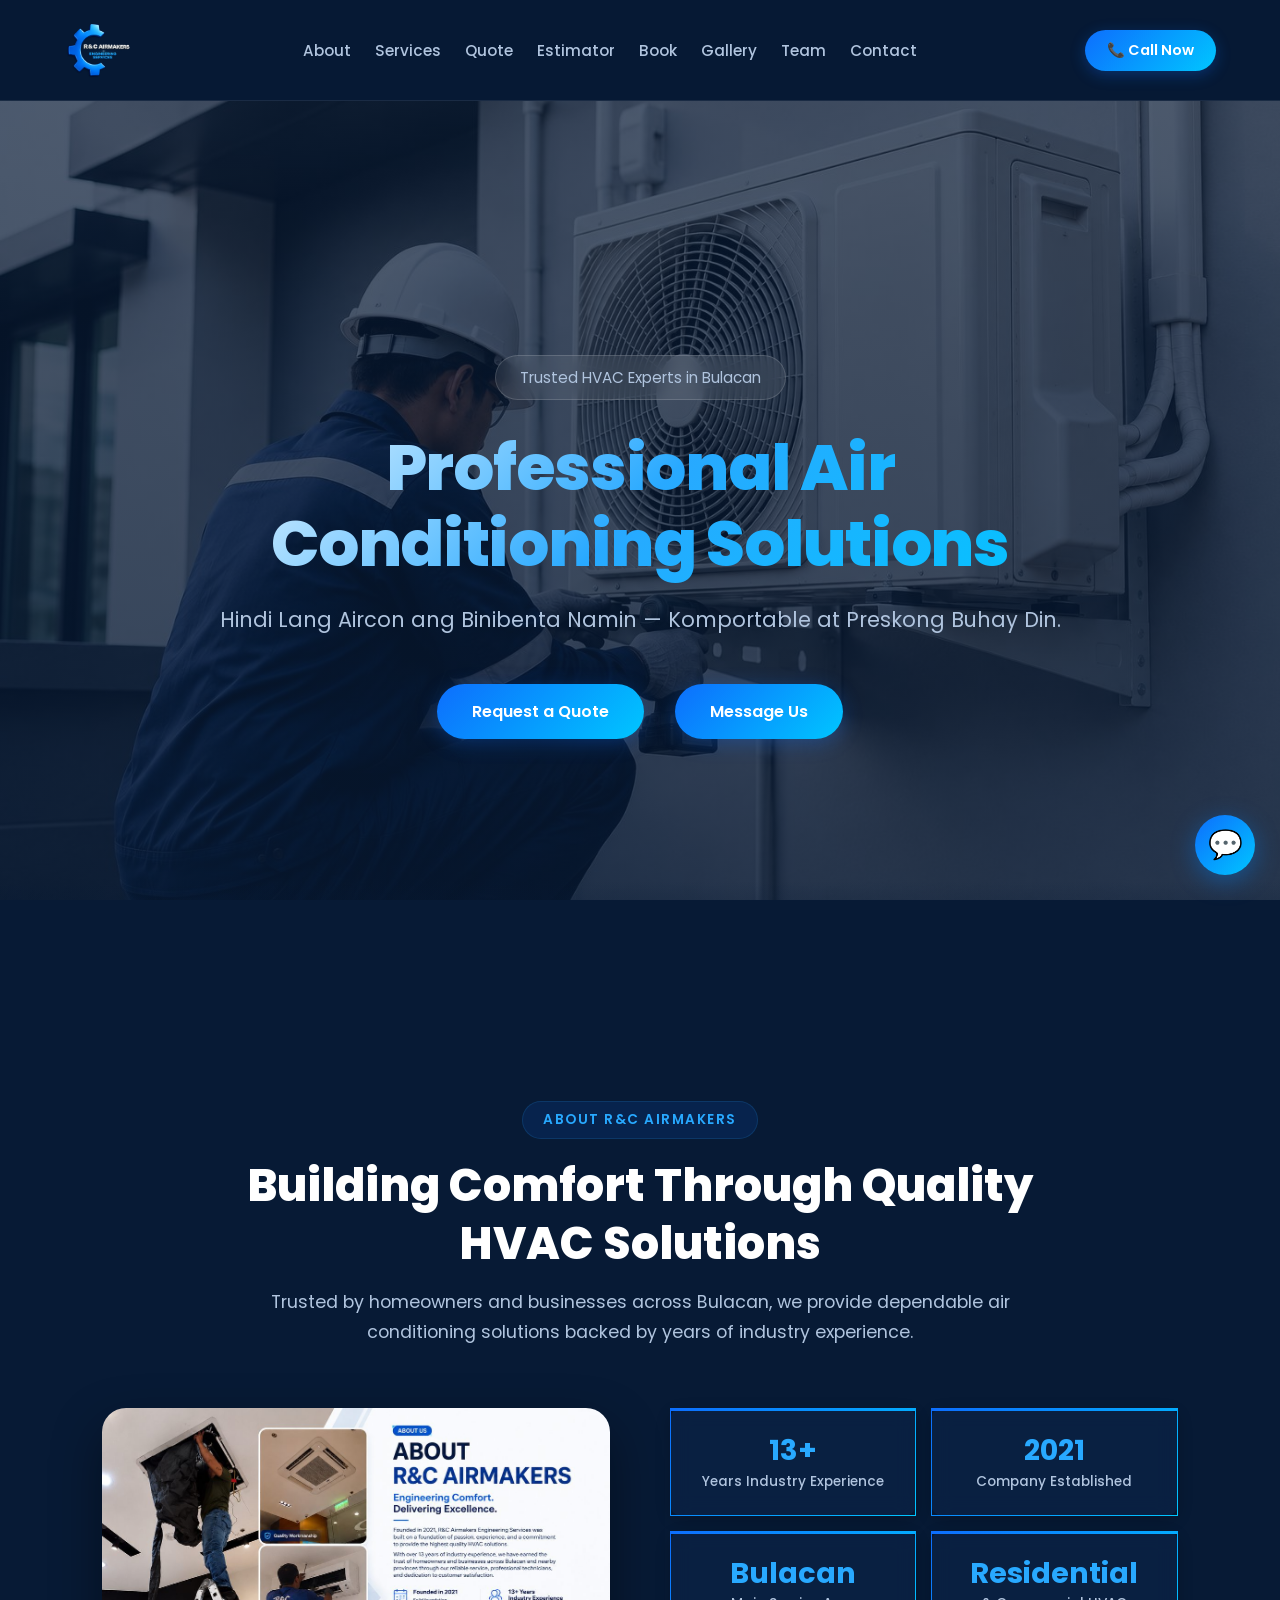
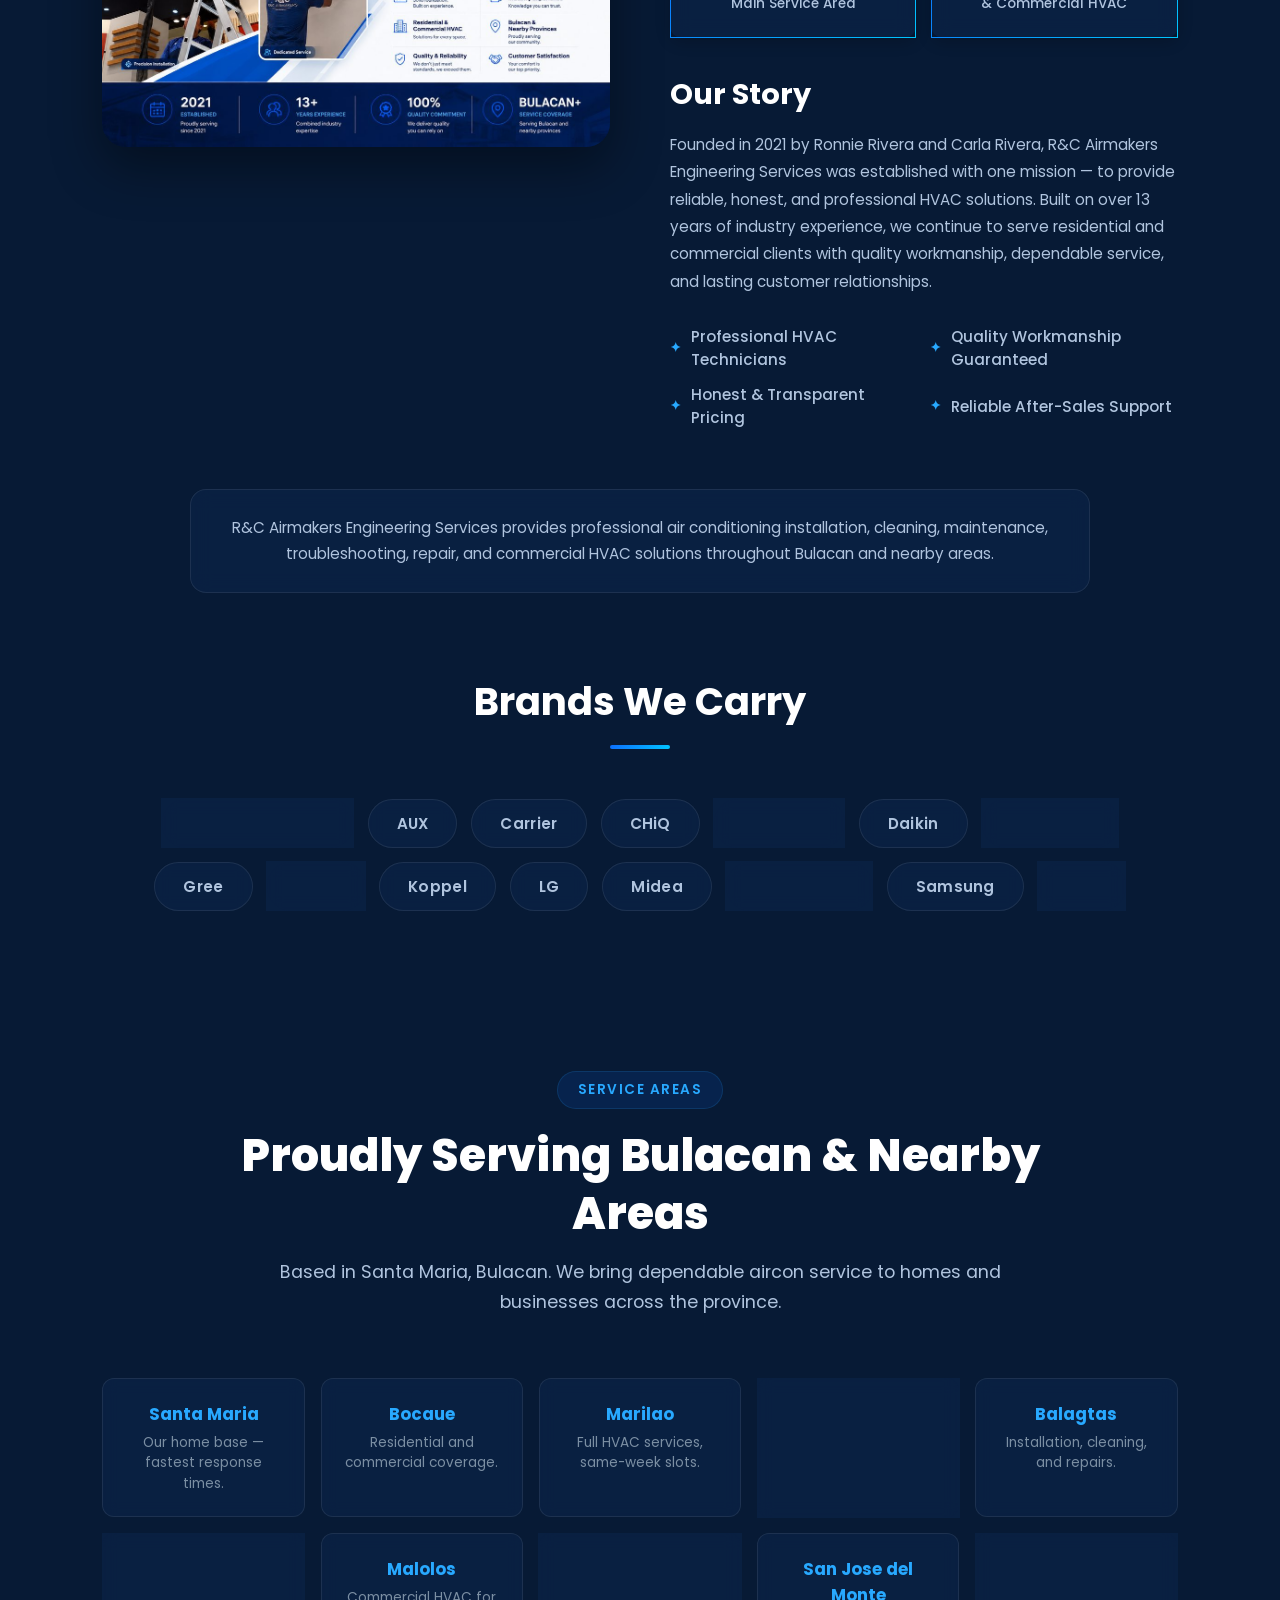
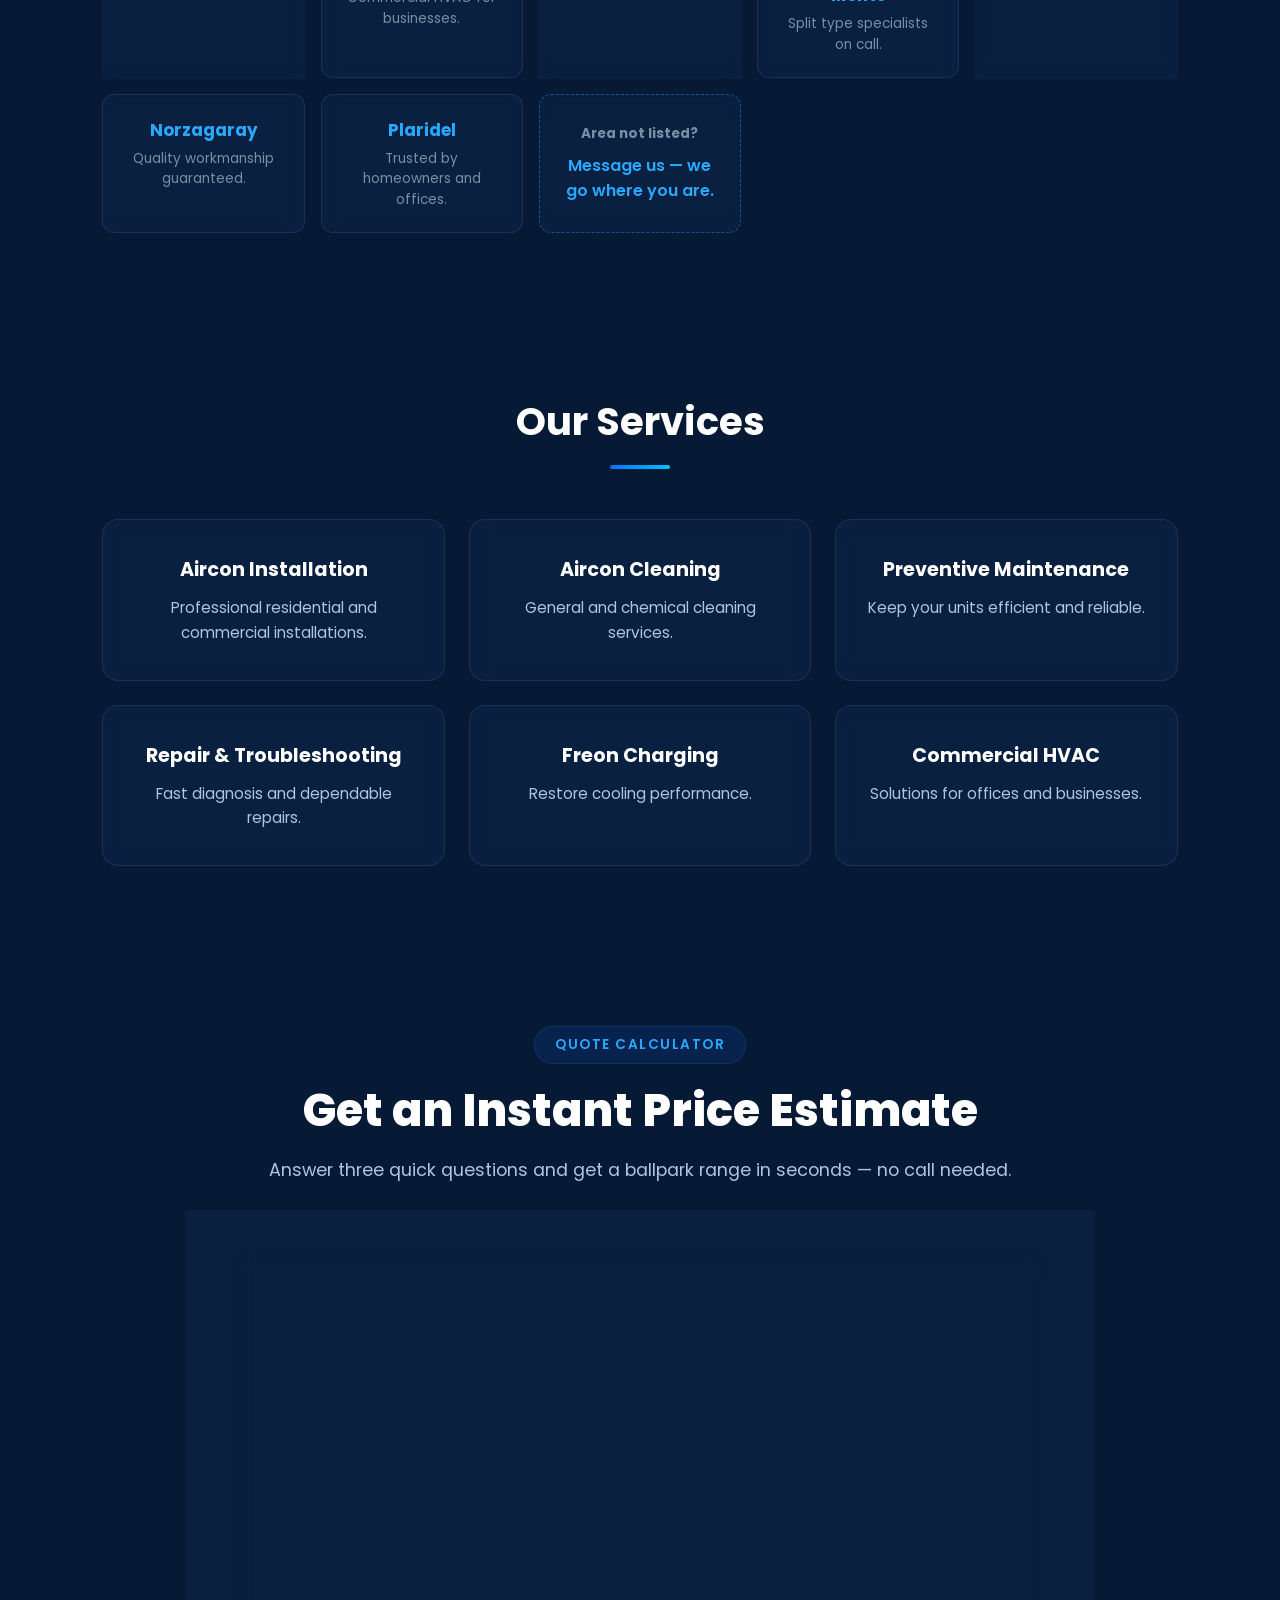
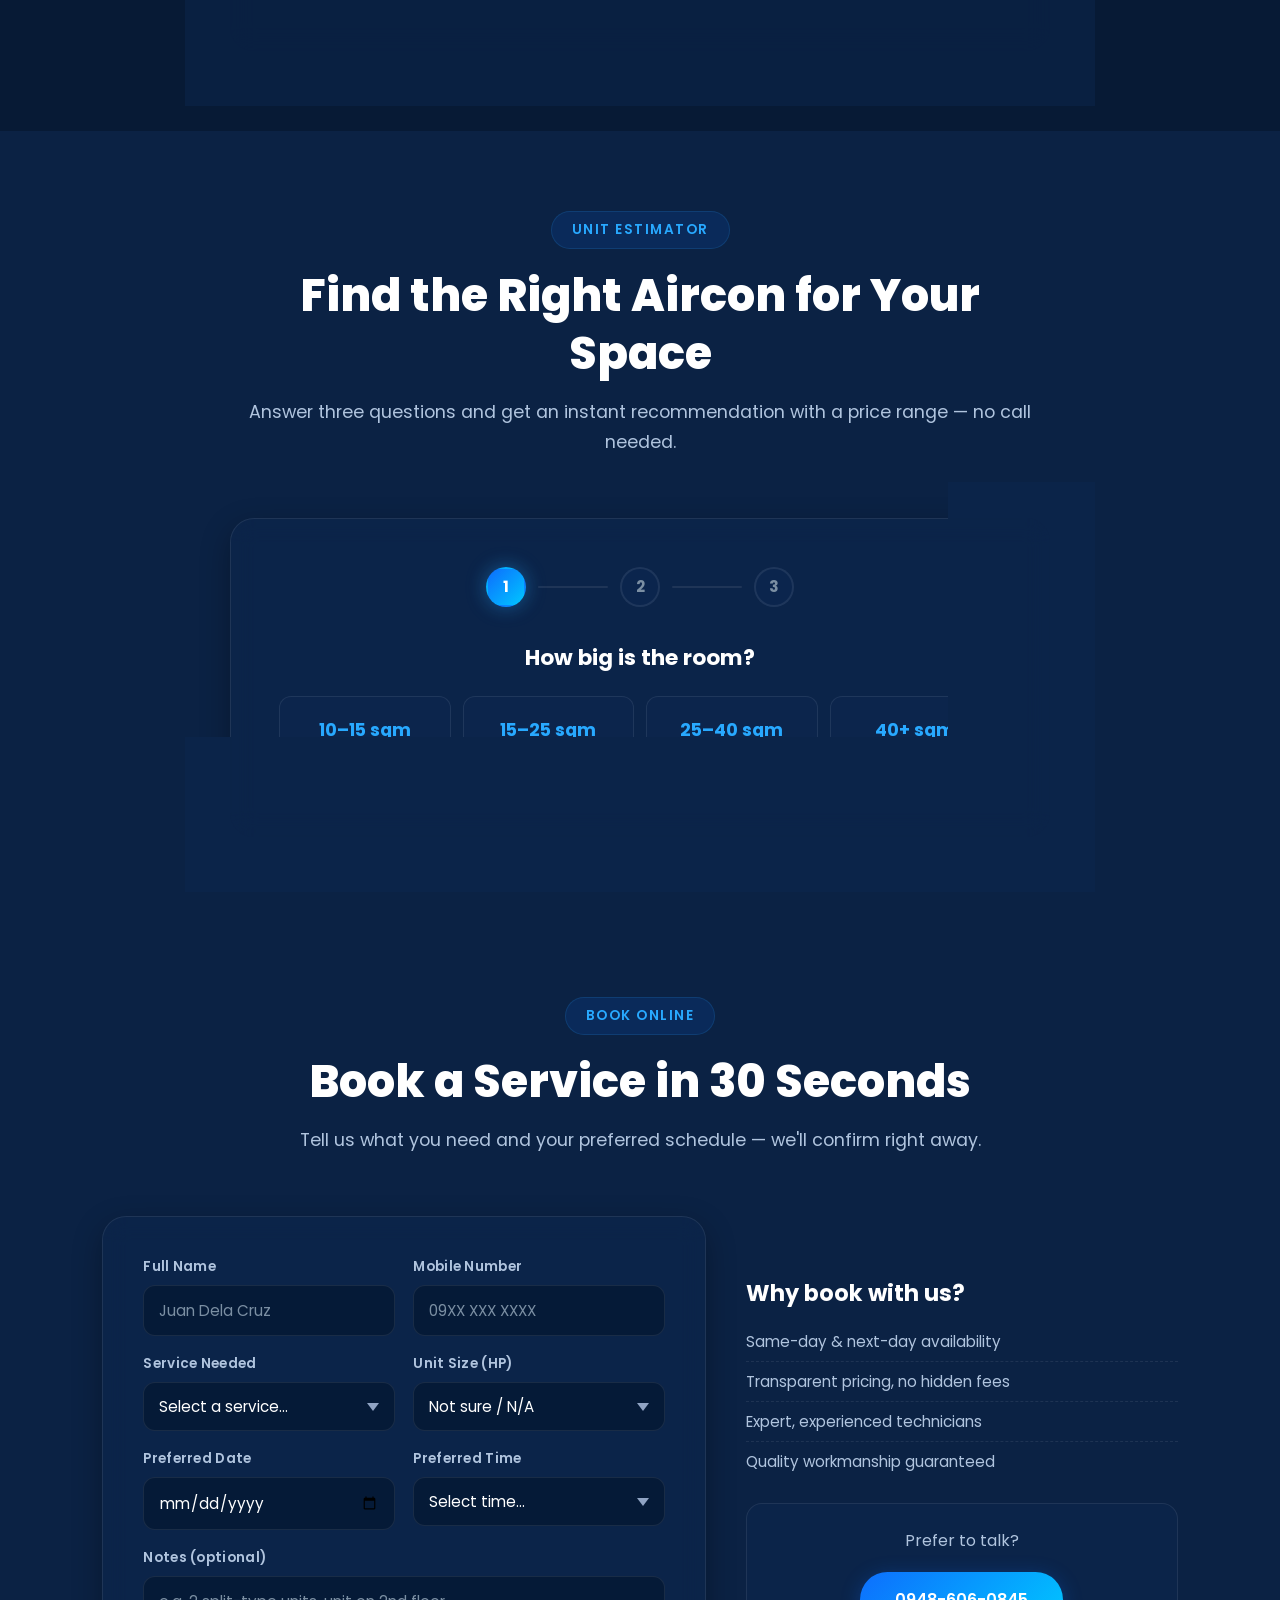
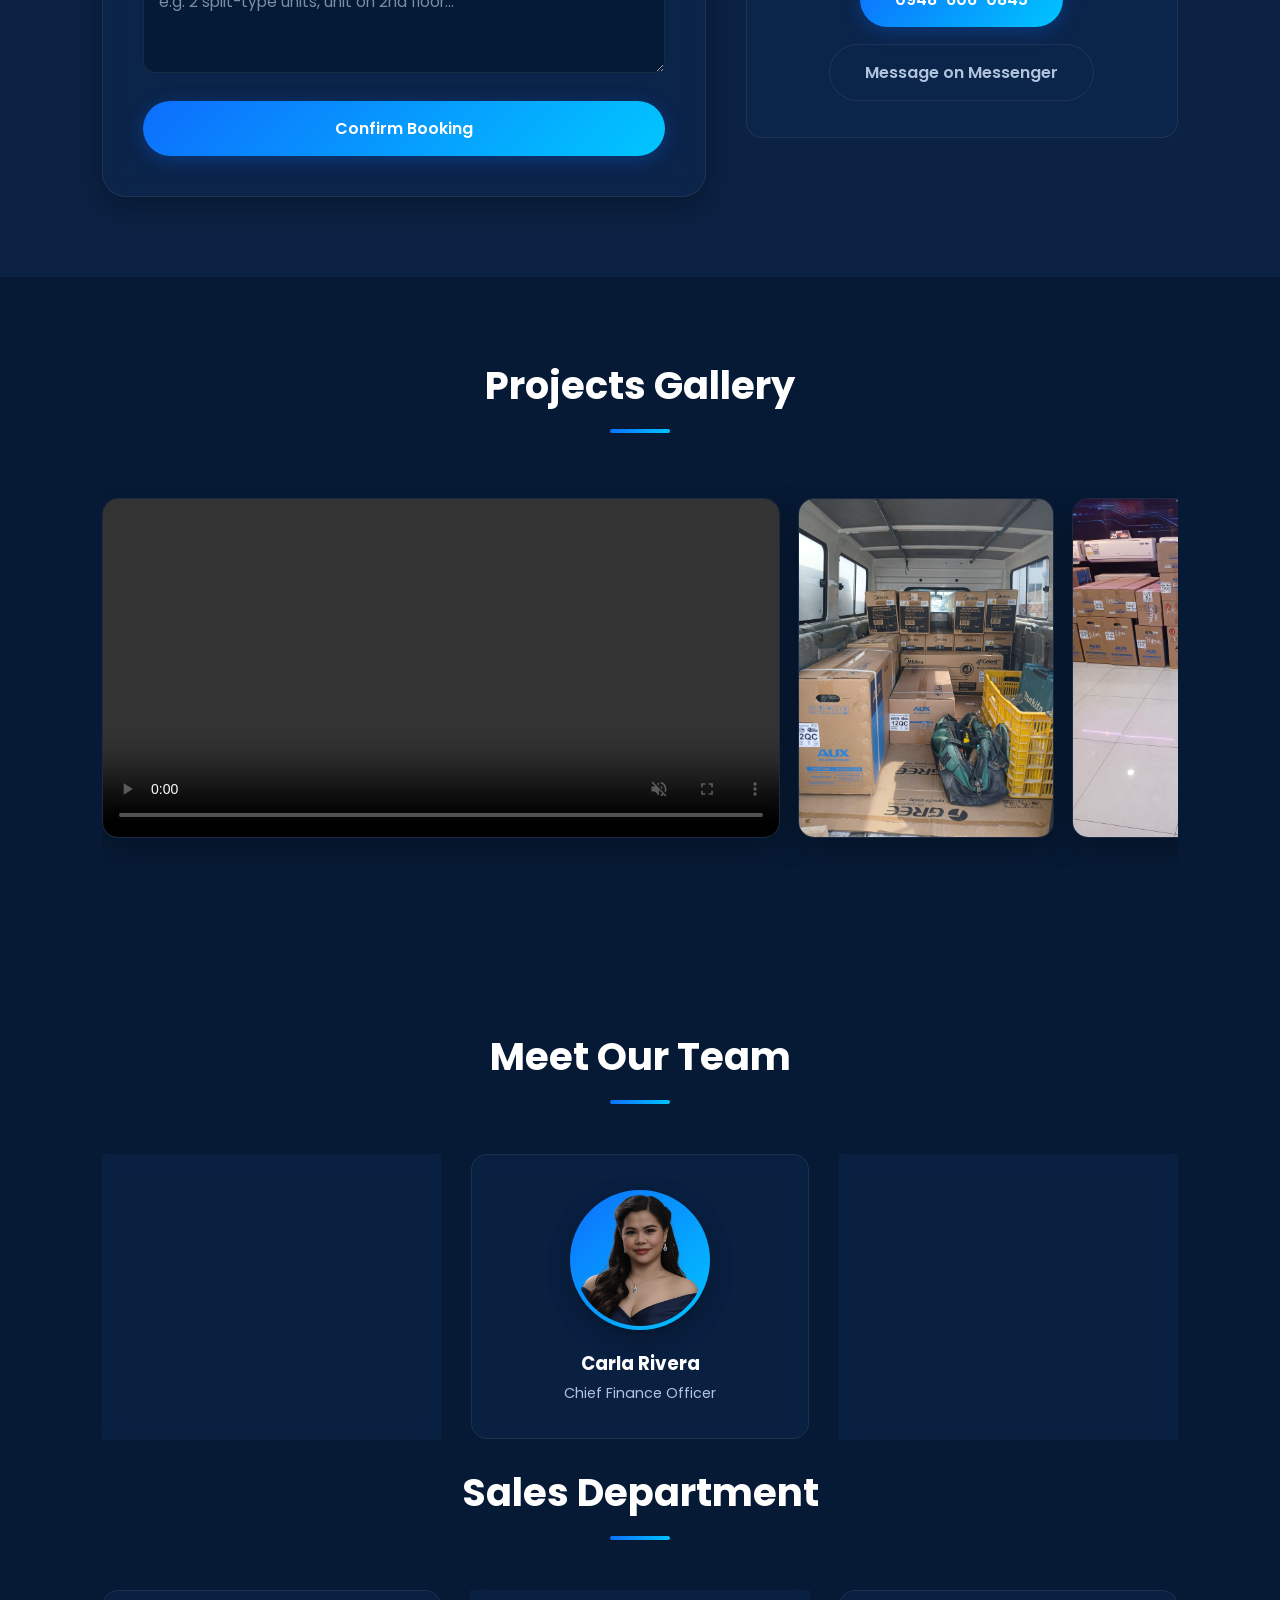
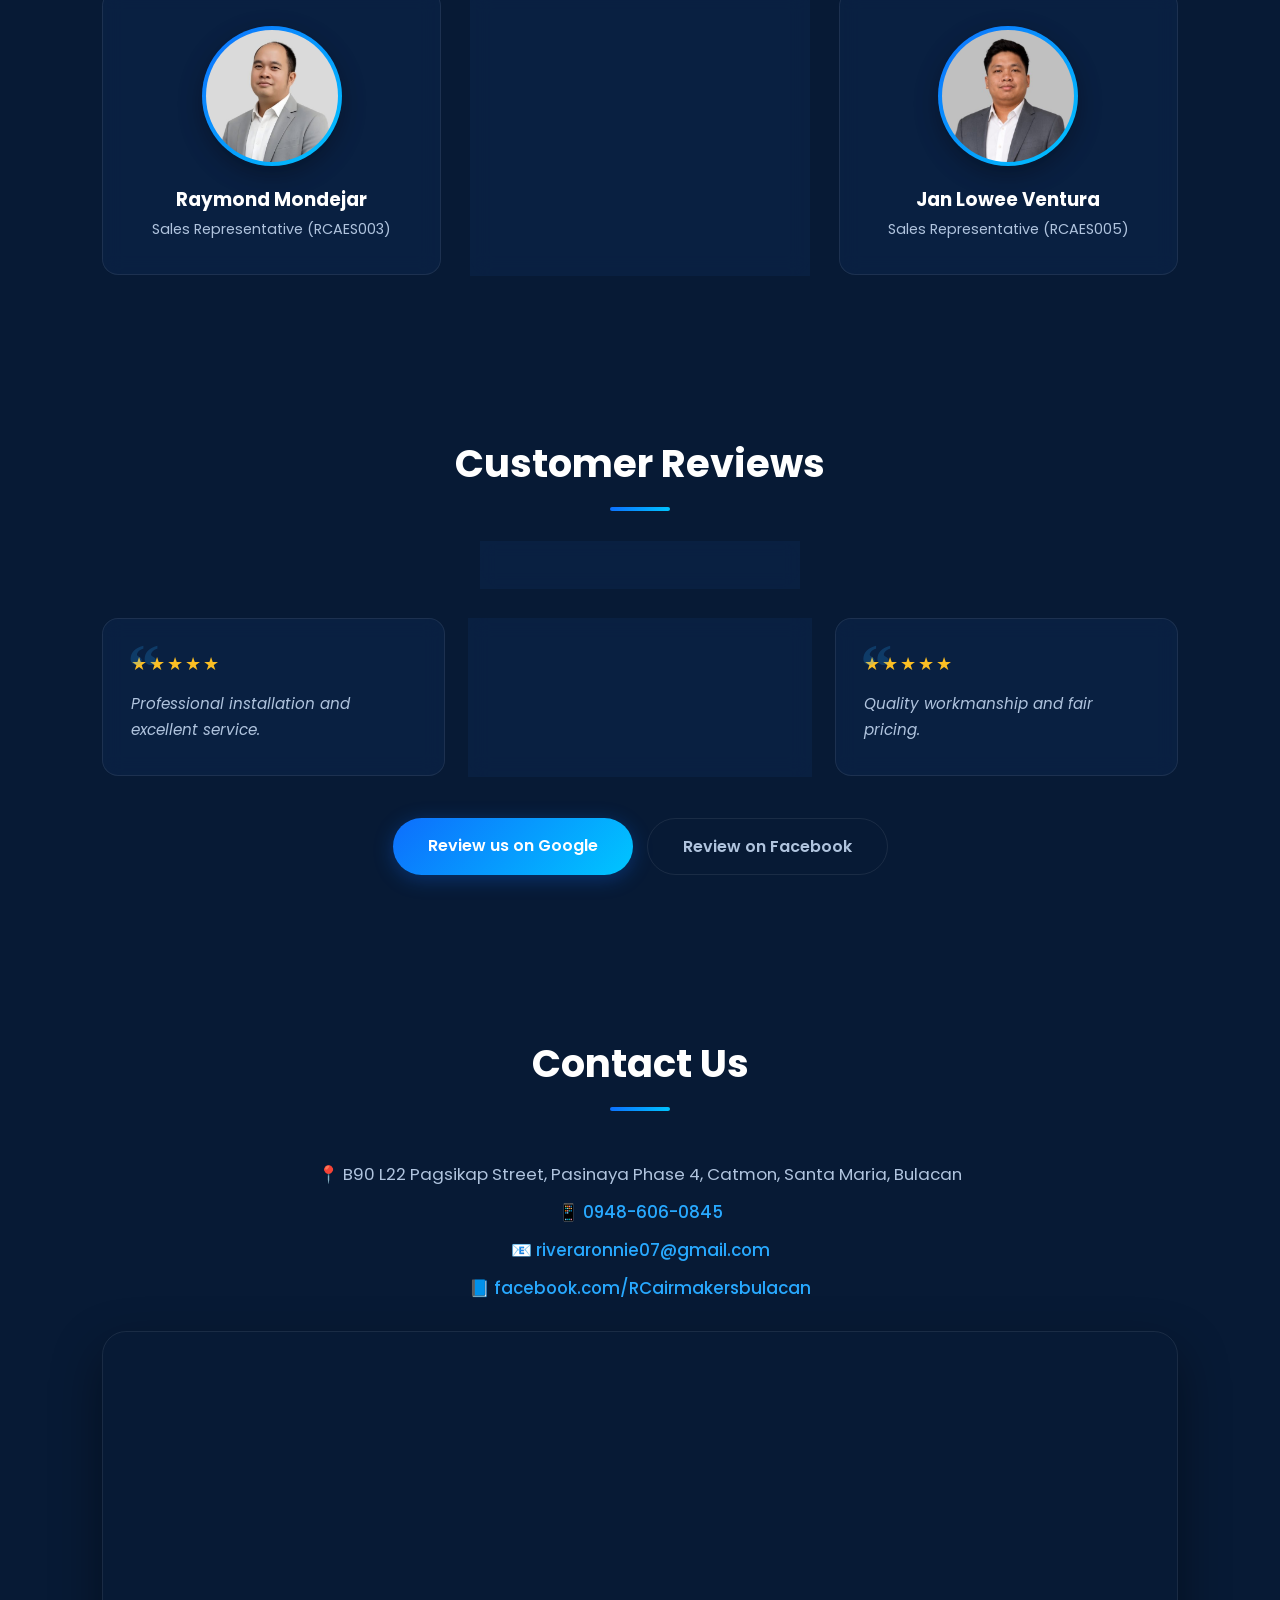
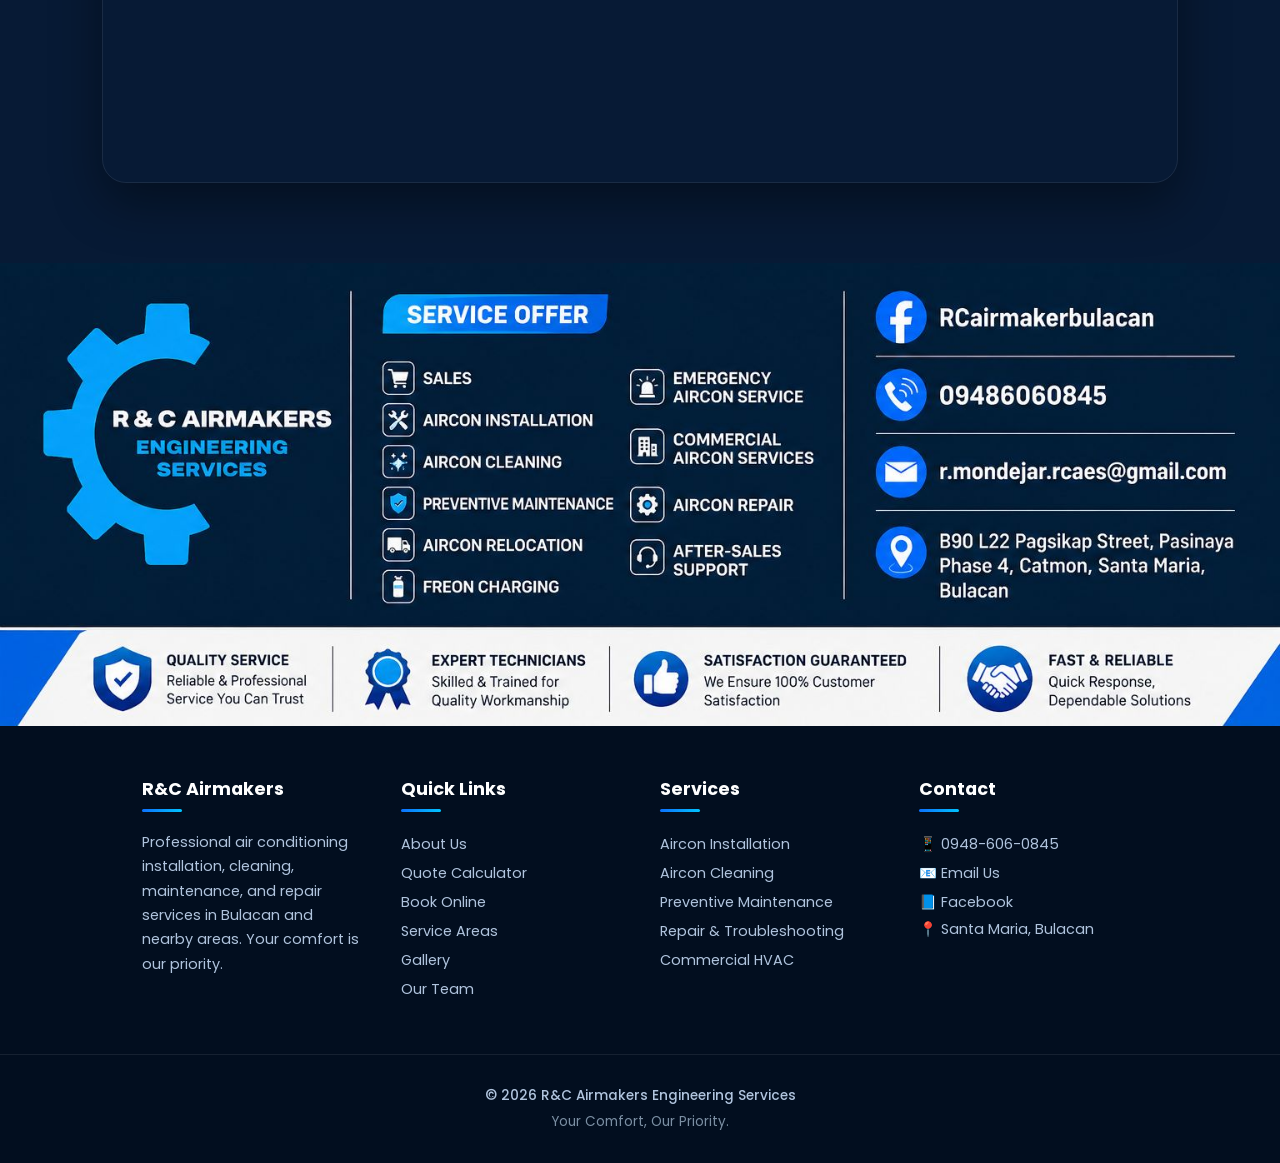
<file: index.html>
<!DOCTYPE html>
<html lang="en">
<head>
    <meta charset="UTF-8">
    <meta name="viewport" content="width=device-width, initial-scale=1.0">
    <title>R&C Airmakers Engineering Services | Aircon Installation & Repair in Bulacan</title>
    <meta name="theme-color" content="#071a35">

    <meta name="description" content="R&C Airmakers Engineering Services provides professional aircon installation, cleaning, preventive maintenance, repair, and commercial HVAC solutions in Bulacan and nearby areas. 13+ years of industry experience.">
    <meta name="keywords" content="aircon repair Bulacan, aircon installation, aircon cleaning, HVAC Bulacan, freon charging, commercial aircon">
    <meta name="author" content="R&C Airmakers Engineering Services">
    <link rel="canonical" href="https://rcairmakers.github.io/">

    <!-- Open Graph / Social sharing -->
    <meta property="og:type" content="business.business">
    <meta property="og:title" content="R&C Airmakers Engineering Services">
    <meta property="og:description" content="Professional air conditioning installation, cleaning, maintenance, and repair in Bulacan. Hindi lang aircon ang binibenta namin — komportable at preskong buhay din.">
    <meta property="og:image" content="https://rcairmakers.github.io/images/hero.jpg">
    <meta property="og:url" content="https://rcairmakers.github.io/">
    <meta property="og:locale" content="en_PH">
    <meta name="twitter:card" content="summary_large_image">
    <meta name="twitter:title" content="R&C Airmakers Engineering Services">
    <meta name="twitter:description" content="Professional aircon installation, cleaning, maintenance, and repair in Bulacan.">
    <meta name="twitter:image" content="https://rcairmakers.github.io/images/hero.jpg">

    <link rel="icon" type="image/png" href="favicon.png">
    <link rel="apple-touch-icon" href="favicon.png">

    <link rel="preconnect" href="https://fonts.googleapis.com">
    <link rel="preconnect" href="https://fonts.gstatic.com" crossorigin>
    <link href="https://fonts.googleapis.com/css2?family=Poppins:wght@300;400;600;700;800&display=swap" rel="stylesheet">
    <link rel="stylesheet" href="css/style.css">

    <!-- Local business structured data -->
    <script type="application/ld+json">
    {
      "@context": "https://schema.org",
      "@type": "HVACBusiness",
      "name": "R&C Airmakers Engineering Services",
      "image": "https://rcairmakers.github.io/images/logo.png",
      "telephone": "+639486060845",
      "email": "riveraronnie07@gmail.com",
      "url": "https://rcairmakers.github.io/",
      "address": {
        "@type": "PostalAddress",
        "streetAddress": "B90 L22 Pagsikap Street, Pasinaya Phase 4, Catmon",
        "addressLocality": "Santa Maria",
        "addressRegion": "Bulacan",
        "addressCountry": "PH"
      },
      "sameAs": ["https://facebook.com/RCairmakersbulacan"]
    }
    </script>
</head>

<body>
<script>document.documentElement.classList.add('js');</script>

<header>
    <div class="logo">
        <img src="images/logo.png" alt="R&C Airmakers Logo">
    </div>

    <button class="menu-toggle" aria-label="Toggle navigation">
        <span class="bar"></span>
        <span class="bar"></span>
        <span class="bar"></span>
    </button>

    <nav class="nav-menu">
        <a href="#about">About</a>
        <a href="#services">Services</a>
        <a href="#calculator">Quote</a>
        <a href="#estimator">Estimator</a>
        <a href="#book">Book</a>
        <a href="#gallery">Gallery</a>
        <a href="#team">Team</a>
        <a href="#contact">Contact</a>
    </nav>

    <a href="tel:09486060845" class="call-btn">📞 Call Now</a>
</header>

<!-- Flashing Promo Banner -->
<div id="promoBanner" class="promo-popup-overlay" style="display:none;">
    <div class="promo-popup">
        <button class="promo-popup-close" onclick="closePromo()" aria-label="Close promo">&times;</button>
        <div class="promo-popup-badge">HOT DEAL</div>
        <div class="promo-popup-brand" id="promoBrandLabel"></div>
        <div class="promo-popup-model" id="promoModelLabel"></div>
        <div class="promo-popup-pricing">
            <span class="promo-popup-srp" id="promoSrpLabel"></span>
            <span class="promo-popup-save" id="promoSaveLabel"></span>
        </div>
        <div class="promo-popup-price" id="promoPriceLabel"></div>
        <div class="promo-popup-message" id="promoMsgLabel"></div>
        <a href="https://m.me/RCairmakersbulacan" class="promo-popup-cta" target="_blank" rel="noopener noreferrer">Avail Now</a>
        <div class="promo-popup-timer" id="promoTimerLabel">Limited time offer!</div>
    </div>
</div>

<section class="hero">
    <div class="hero-content">
        <span class="hero-badge">Trusted HVAC Experts in Bulacan</span>
        <h1>Professional Air Conditioning Solutions</h1>
        <p>Hindi Lang Aircon ang Binibenta Namin — Komportable at Preskong Buhay Din.</p>

        <div class="hero-buttons">
            <a href="https://docs.google.com/forms/d/e/1FAIpQLSf5XLKCXxkgos3azj3k-EFGSAlfWywWoO2iDF9LE8lcuIQCaA/viewform"
               class="btn" target="_blank" rel="noopener noreferrer">
                Request a Quote
            </a>

            <a href="https://facebook.com/RCairmakersbulacan"
               class="btn" target="_blank" rel="noopener noreferrer">
                Message Us
            </a>
        </div>
    </div>
</section>

<section id="promos" class="promos-section">
    <h2 class="section-title reveal">Promos & Deals</h2>
    <div id="promos-container" class="promos-grid">
        <p class="promos-loading">Loading current promos...</p>
    </div>
</section>

<section id="about" class="about-section">
    <div class="section-header reveal">
        <span class="section-badge">ABOUT R&C AIRMAKERS</span>
        <h2>Building Comfort Through Quality HVAC Solutions</h2>
        <p>Trusted by homeowners and businesses across Bulacan, we provide dependable air conditioning solutions backed by years of industry experience.</p>
    </div>

    <div class="about-grid">
        <div class="about-image reveal">
            <img src="images/about-team.jpg" alt="R&C Airmakers Team" loading="lazy">
        </div>

        <div class="about-content">
            <div class="about-highlights">
                <div class="highlight reveal reveal-delay-1"><h3 data-target="13" data-suffix="+">0+</h3><span>Years Industry Experience</span></div>
                <div class="highlight reveal reveal-delay-2"><h3 data-target="2021" data-suffix="">2021</h3><span>Company Established</span></div>
                <div class="highlight reveal reveal-delay-3"><h3>Bulacan</h3><span>Main Service Area</span></div>
                <div class="highlight reveal reveal-delay-4"><h3>Residential</h3><span>& Commercial HVAC</span></div>
            </div>

            <h3 class="story-title reveal">Our Story</h3>

            <p class="story reveal">
                Founded in 2021 by Ronnie Rivera and Carla Rivera, R&C Airmakers Engineering Services was established with one mission — to provide reliable, honest, and professional HVAC solutions.
                Built on over 13 years of industry experience, we continue to serve residential and commercial clients with quality workmanship, dependable service, and lasting customer relationships.
            </p>

            <ul class="about-list reveal">
                <li>Professional HVAC Technicians</li>
                <li>Quality Workmanship Guaranteed</li>
                <li>Honest & Transparent Pricing</li>
                <li>Reliable After-Sales Support</li>
            </ul>
        </div>
    </div>
</section>

<div class="info-banner reveal">
    R&C Airmakers Engineering Services provides professional air conditioning installation, cleaning, maintenance, troubleshooting, repair, and commercial HVAC solutions throughout Bulacan and nearby areas.
</div>

<section id="brands">
    <h2 class="section-title reveal">Brands We Carry</h2>
    <div class="brands-grid">
        <span class="brand-badge reveal reveal-delay-1">American Home</span>
        <span class="brand-badge reveal reveal-delay-1">AUX</span>
        <span class="brand-badge reveal reveal-delay-2">Carrier</span>
        <span class="brand-badge reveal reveal-delay-2">CHiQ</span>
        <span class="brand-badge reveal reveal-delay-3">Condura</span>
        <span class="brand-badge reveal reveal-delay-3">Daikin</span>
        <span class="brand-badge reveal reveal-delay-1">Fujidenzo</span>
        <span class="brand-badge reveal reveal-delay-2">Gree</span>
        <span class="brand-badge reveal reveal-delay-3">Kolin</span>
        <span class="brand-badge reveal reveal-delay-1">Koppel</span>
        <span class="brand-badge reveal reveal-delay-2">LG</span>
        <span class="brand-badge reveal reveal-delay-3">Midea</span>
        <span class="brand-badge reveal reveal-delay-1">Panasonic</span>
        <span class="brand-badge reveal reveal-delay-2">Samsung</span>
        <span class="brand-badge reveal reveal-delay-3">TCL</span>
    </div>
</section>

<section id="areas" class="areas-section">
    <div class="section-header reveal">
        <span class="section-badge">SERVICE AREAS</span>
        <h2>Proudly Serving Bulacan & Nearby Areas</h2>
        <p>Based in Santa Maria, Bulacan. We bring dependable aircon service to homes and businesses across the province.</p>
    </div>

    <div class="areas-grid">
        <div class="area-card reveal reveal-delay-1"><h3>Santa Maria</h3><p>Our home base — fastest response times.</p></div>
        <div class="area-card reveal reveal-delay-1"><h3>Bocaue</h3><p>Residential and commercial coverage.</p></div>
        <div class="area-card reveal reveal-delay-2"><h3>Marilao</h3><p>Full HVAC services, same-week slots.</p></div>
        <div class="area-card reveal reveal-delay-2"><h3>Meycauayan</h3><p>Offices, warehouses, and homes served.</p></div>
        <div class="area-card reveal reveal-delay-3"><h3>Balagtas</h3><p>Installation, cleaning, and repairs.</p></div>
        <div class="area-card reveal reveal-delay-3"><h3>Guiguinto</h3><p>Preventive maintenance plans available.</p></div>
        <div class="area-card reveal reveal-delay-1"><h3>Malolos</h3><p>Commercial HVAC for businesses.</p></div>
        <div class="area-card reveal reveal-delay-2"><h3>Pandi</h3><p>Quick dispatch for residential units.</p></div>
        <div class="area-card reveal reveal-delay-3"><h3>San Jose del Monte</h3><p>Split type specialists on call.</p></div>
        <div class="area-card reveal reveal-delay-1"><h3>Angat</h3><p>Installation and freon services.</p></div>
        <div class="area-card reveal reveal-delay-2"><h3>Norzagaray</h3><p>Quality workmanship guaranteed.</p></div>
        <div class="area-card reveal reveal-delay-3"><h3>Plaridel</h3><p>Trusted by homeowners and offices.</p></div>
        <div class="area-card area-cta reveal reveal-delay-1">
            <p><strong>Area not listed?</strong></p>
            <a href="https://facebook.com/RCairmakersbulacan" target="_blank" rel="noopener noreferrer">Message us — we go where you are.</a>
        </div>
    </div>
</section>

<section id="services">
    <h2 class="section-title reveal">Our Services</h2>

    <div class="services">
        <div class="card reveal reveal-delay-1"><h3>Aircon Installation</h3><p>Professional residential and commercial installations.</p></div>
        <div class="card reveal reveal-delay-2"><h3>Aircon Cleaning</h3><p>General and chemical cleaning services.</p></div>
        <div class="card reveal reveal-delay-3"><h3>Preventive Maintenance</h3><p>Keep your units efficient and reliable.</p></div>
        <div class="card reveal reveal-delay-1"><h3>Repair & Troubleshooting</h3><p>Fast diagnosis and dependable repairs.</p></div>
        <div class="card reveal reveal-delay-2"><h3>Freon Charging</h3><p>Restore cooling performance.</p></div>
        <div class="card reveal reveal-delay-3"><h3>Commercial HVAC</h3><p>Solutions for offices and businesses.</p></div>
    </div>
</section>

<section id="calculator" class="calc-section">
    <div class="section-header reveal">
        <span class="section-badge">QUOTE CALCULATOR</span>
        <h2>Get an Instant Price Estimate</h2>
        <p>Answer three quick questions and get a ballpark range in seconds — no call needed.</p>
    </div>

    <div class="calc-wrap reveal">
        <div class="calc-progress">
            <div class="calc-step-dot active" data-dot="1">1</div>
            <div class="calc-progress-line"></div>
            <div class="calc-step-dot" data-dot="2">2</div>
            <div class="calc-progress-line"></div>
            <div class="calc-step-dot" data-dot="3">3</div>
        </div>

        <div class="calc-body">
            <div class="calc-pane active" data-pane="1">
                <h3 class="calc-question">What do you need?</h3>
                <div class="calc-options" data-question="service">
                    <button type="button" class="calc-option" data-value="Aircon Cleaning">Aircon Cleaning</button>
                    <button type="button" class="calc-option" data-value="Aircon Installation">Aircon Installation</button>
                    <button type="button" class="calc-option" data-value="Repair & Troubleshooting">Repair & Troubleshooting</button>
                    <button type="button" class="calc-option" data-value="Preventive Maintenance">Preventive Maintenance</button>
                    <button type="button" class="calc-option" data-value="Freon Charging">Freon Charging</button>
                    <button type="button" class="calc-option" data-value="Commercial HVAC">Commercial HVAC</button>
                </div>
            </div>

            <div class="calc-pane" data-pane="2">
                <h3 class="calc-question">What type of unit do you have?</h3>
                <div class="calc-options" data-question="unit">
                    <button type="button" class="calc-option" data-value="Window Type">Window Type</button>
                    <button type="button" class="calc-option" data-value="Split Type">Split Type</button>
                    <button type="button" class="calc-option" data-value="Inverter">Inverter</button>
                    <button type="button" class="calc-option" data-value="Cassette">Cassette</button>
                    <button type="button" class="calc-option" data-value="Commercial Unit">Commercial Unit</button>
                </div>

                <h3 class="calc-question" style="margin-top:30px;">Horsepower (HP)</h3>
                <div class="calc-options" data-question="hp">
                    <button type="button" class="calc-option" data-value="0.5 HP">0.5 HP</button>
                    <button type="button" class="calc-option" data-value="1.0 HP">1.0 HP</button>
                    <button type="button" class="calc-option" data-value="1.5 HP">1.5 HP</button>
                    <button type="button" class="calc-option" data-value="2.0 HP">2.0 HP</button>
                    <button type="button" class="calc-option" data-value="2.5 HP & up">2.5 HP & up</button>
                </div>

                <div class="calc-actions">
                    <button type="button" class="btn btn-ghost" data-back="1">&larr; Back</button>
                </div>
            </div>

            <div class="calc-pane" data-pane="3">
                <h3 class="calc-question">Your estimate</h3>
                <div id="calc-summary" class="estimate-box">
                    <div id="calc-range" class="estimate-range">—</div>
                    <p id="calc-meta" class="estimate-meta"></p>
                    <p class="estimate-note">Estimated price range only. Final quote depends on a quick on-site assessment.</p>
                </div>

                <div class="estimate-actions">
                    <a href="#book" class="btn" id="calc-book-btn">Book This Service</a>
                    <a href="https://facebook.com/RCairmakersbulacan" class="btn btn-ghost" target="_blank" rel="noopener noreferrer">Ask on Messenger</a>
                </div>

                <div class="calc-actions">
                    <button type="button" class="btn btn-ghost" data-back="2">&larr; Back</button>
                    <button type="button" class="btn btn-ghost" id="calc-restart">Start Over</button>
                </div>
            </div>
        </div>
    </div>
</section>

<section id="estimator" class="estimator-section">
    <div class="section-header reveal">
        <span class="section-badge">UNIT ESTIMATOR</span>
        <h2>Find the Right Aircon for Your Space</h2>
        <p>Answer three questions and get an instant recommendation with a price range — no call needed.</p>
    </div>

    <div class="est-wrap reveal">
        <div class="est-progress">
            <div class="est-step-dot active" data-dot="1">1</div>
            <div class="est-progress-line"></div>
            <div class="est-step-dot" data-dot="2">2</div>
            <div class="est-progress-line"></div>
            <div class="est-step-dot" data-dot="3">3</div>
        </div>

        <div class="est-body">
            <!-- Step 1: Room Size -->
            <div class="est-pane active" data-pane="1">
                <h3 class="est-question">How big is the room?</h3>
                <div class="est-options" data-question="room">
                    <button type="button" class="est-option" data-value="small">
                        <span class="est-icon">10–15 sqm</span>
                        <span class="est-desc">Small Bedroom</span>
                    </button>
                    <button type="button" class="est-option" data-value="medium">
                        <span class="est-icon">15–25 sqm</span>
                        <span class="est-desc">Living Room</span>
                    </button>
                    <button type="button" class="est-option" data-value="large">
                        <span class="est-icon">25–40 sqm</span>
                        <span class="est-desc">Large Room / Office</span>
                    </button>
                    <button type="button" class="est-option" data-value="xlarge">
                        <span class="est-icon">40+ sqm</span>
                        <span class="est-desc">Commercial Space</span>
                    </button>
                </div>
            </div>

            <!-- Step 2: Unit Type -->
            <div class="est-pane" data-pane="2">
                <h3 class="est-question">What type of unit do you prefer?</h3>
                <div class="est-options" data-question="unitType">
                    <button type="button" class="est-option" data-value="window">
                        <span class="est-icon">Window</span>
                        <span class="est-desc">Budget-friendly</span>
                    </button>
                    <button type="button" class="est-option" data-value="split">
                        <span class="est-icon">Split</span>
                        <span class="est-desc">Quieter & modern</span>
                    </button>
                    <button type="button" class="est-option" data-value="inverter">
                        <span class="est-icon">Inverter</span>
                        <span class="est-desc">Energy-efficient</span>
                    </button>
                    <button type="button" class="est-option" data-value="any">
                        <span class="est-icon">Not sure</span>
                        <span class="est-desc">Recommend for me</span>
                    </button>
                </div>
            </div>

            <!-- Step 3: Budget -->
            <div class="est-pane" data-pane="3">
                <h3 class="est-question">What's your budget range?</h3>
                <div class="est-options" data-question="budget">
                    <button type="button" class="est-option" data-value="budget">
                        <span class="est-icon">Under ₱20k</span>
                        <span class="est-desc">Entry-level</span>
                    </button>
                    <button type="button" class="est-option" data-value="mid">
                        <span class="est-icon">₱20k–₱40k</span>
                        <span class="est-desc">Mid-range</span>
                    </button>
                    <button type="button" class="est-option" data-value="premium">
                        <span class="est-icon">₱40k+</span>
                        <span class="est-desc">Premium</span>
                    </button>
                    <button type="button" class="est-option" data-value="any">
                        <span class="est-icon">Any</span>
                        <span class="est-desc">Best value</span>
                    </button>
                </div>
            </div>

            <!-- Step 4: Result -->
            <div class="est-pane" data-pane="4">
                <h3 class="est-question">Top Picks for You</h3>
                <div id="est-result" class="est-result-box">
                    <div class="est-rec-header">
                        <div id="est-rec-type" class="est-rec-type">—</div>
                        <p id="est-rec-hp" class="est-rec-hp"></p>
                    </div>
                    <div class="est-picks" id="est-picks"></div>
                    <p class="est-note">All prices are discounted selling prices. Final quote depends on stock availability.</p>
                </div>

                <div class="est-nav-actions">
                    <button type="button" class="btn btn-ghost" data-back="3">&larr; Back</button>
                    <button type="button" class="btn btn-ghost" id="est-restart">Start Over</button>
                </div>
            </div>
        </div>
    </div>
</section>

<section id="book" class="book-section">
    <div class="section-header reveal">
        <span class="section-badge">BOOK ONLINE</span>
        <h2>Book a Service in 30 Seconds</h2>
        <p>Tell us what you need and your preferred schedule — we'll confirm right away.</p>
    </div>

    <div class="book-grid reveal">
        <form id="book-form" class="book-form" novalidate>
            <div class="form-row">
                <div class="form-group">
                    <label for="book-name">Full Name</label>
                    <input type="text" id="book-name" name="name" placeholder="Juan Dela Cruz" required>
                </div>
                <div class="form-group">
                    <label for="book-phone">Mobile Number</label>
                    <input type="tel" id="book-phone" name="phone" placeholder="09XX XXX XXXX" required>
                </div>
            </div>

            <div class="form-row">
                <div class="form-group">
                    <label for="book-service">Service Needed</label>
                    <select id="book-service" name="service" required>
                        <option value="">Loading services...</option>
                    </select>
                </div>
                <div class="form-group">
                    <label for="book-hp">Unit Size (HP)</label>
                    <select id="book-hp" name="hp">
                        <option value="">Not sure / N/A</option>
                        <option>0.5 HP</option>
                        <option>1.0 HP</option>
                        <option>1.5 HP</option>
                        <option>2.0 HP</option>
                        <option>2.5 HP & up</option>
                    </select>
                </div>
            </div>

            <div class="form-row">
                <div class="form-group">
                    <label for="book-date">Preferred Date</label>
                    <input type="date" id="book-date" name="date" required>
                </div>
                <div class="form-group">
                    <label for="book-time">Preferred Time</label>
                    <select id="book-time" name="time" required>
                        <option value="">Select time...</option>
                        <option>Morning (8AM-12PM)</option>
                        <option>Afternoon (12PM-4PM)</option>
                        <option>Late Afternoon (4PM-7PM)</option>
                    </select>
                </div>
            </div>

            <div class="form-group">
                <label for="book-notes">Notes (optional)</label>
                <textarea id="book-notes" name="notes" rows="3" placeholder="e.g. 2 split-type units, unit on 2nd floor..."></textarea>
            </div>

            <div id="book-summary" class="book-summary hidden">
                <h4>Here's your booking request:</h4>
                <div id="book-summary-text" class="book-summary-text"></div>
                <div class="summary-actions">
                    <a href="https://m.me/RCairmakersbulacan" class="btn" id="book-messenger" target="_blank" rel="noopener noreferrer">Send via Messenger</a>
                    <button type="button" class="btn btn-ghost" id="book-copy">Copy Message</button>
                </div>
                <p class="estimate-note">If Messenger doesn't prefill, tap "Copy Message" and paste it into any chat.</p>
            </div>

            <button type="submit" class="btn form-submit">Confirm Booking</button>
        </form>

        <aside class="book-aside">
            <div>
                <h3>Why book with us?</h3>
                <ul>
                    <li>Same-day & next-day availability</li>
                    <li>Transparent pricing, no hidden fees</li>
                    <li>Expert, experienced technicians</li>
                    <li>Quality workmanship guaranteed</li>
                </ul>
            </div>

            <div class="book-aside-contact">
                <p>Prefer to talk?</p>
                <a href="tel:09486060845" class="btn">0948-606-0845</a>
                <a href="https://facebook.com/RCairmakersbulacan" class="btn btn-ghost" target="_blank" rel="noopener noreferrer">Message on Messenger</a>
            </div>
        </aside>
    </div>
</section>

<section id="gallery">
    <h2 class="section-title reveal">Projects Gallery</h2>
    <div class="gallery-slider">
		<video controls autoplay muted loop playsinline preload="metadata">
        <source src="videos/vid01.mp4" type="video/mp4">
        Your browser does not support the video tag.
		</video>
        <img src="images/image 1.jpg" alt="R&C Airmakers image 1" loading="lazy">
		<img src="images/image 2.jpg" alt="R&C Airmakers image 2" loading="lazy">
		<img src="images/image 3.jpg" alt="R&C Airmakers image 3" loading="lazy">
		<img src="images/image 4.jpg" alt="R&C Airmakers image 4" loading="lazy">
		<img src="images/image 5.jpg" alt="R&C Airmakers image 5" loading="lazy">
		<img src="images/image 6.jpg" alt="R&C Airmakers image 6" loading="lazy">
		<img src="images/image 7.jpg" alt="R&C Airmakers image 7" loading="lazy">
		<img src="images/image 8.jpg" alt="R&C Airmakers image 8" loading="lazy">
		<img src="images/image 9.jpg" alt="R&C Airmakers image 9" loading="lazy">
		<img src="images/image 10.jpg" alt="R&C Airmakers image 10" loading="lazy">
		<img src="images/image 11.jpg" alt="R&C Airmakers image 11" loading="lazy">
		<img src="images/image 12.jpg" alt="R&C Airmakers image 12" loading="lazy">
		<img src="images/image 13.jpg" alt="R&C Airmakers image 13" loading="lazy">
		<img src="images/image 14.jpg" alt="R&C Airmakers image 14" loading="lazy">
		<img src="images/image 15.jpg" alt="R&C Airmakers image 15" loading="lazy">
		<img src="images/image 16.jpg" alt="R&C Airmakers image 16" loading="lazy">
		<img src="images/image 17.jpg" alt="R&C Airmakers image 17" loading="lazy">
		<img src="images/image 18.jpg" alt="R&C Airmakers image 18" loading="lazy">
		<img src="images/project-p01.jpg" alt="R&C Airmakers Project 1" loading="lazy">
        <img src="images/project-p02.jpg" alt="R&C Airmakers Project 2" loading="lazy">
        <img src="images/project-p03.jpg" alt="R&C Airmakers Project 3" loading="lazy">
        <img src="images/project-p04.jpg" alt="R&C Airmakers Project 4" loading="lazy">
        <img src="images/project-p05.jpg" alt="R&C Airmakers Project 5" loading="lazy">
        <img src="images/project-p06.jpg" alt="R&C Airmakers Project 6" loading="lazy">
        <img src="images/project-p07.jpg" alt="R&C Airmakers Project 7" loading="lazy">
        <img src="images/project-p08.jpg" alt="R&C Airmakers Project 8" loading="lazy">
        <img src="images/project-p09.jpg" alt="R&C Airmakers Project 9" loading="lazy">
        <img src="images/project-p10.jpg" alt="R&C Airmakers Project 10" loading="lazy">
        <img src="images/project-p11.jpg" alt="R&C Airmakers Project 11" loading="lazy">
        <img src="images/project-p12.jpg" alt="R&C Airmakers Project 12" loading="lazy">
        <img src="images/project-p13.jpg" alt="R&C Airmakers Project 13" loading="lazy">
        <img src="images/project-p14.jpg" alt="R&C Airmakers Project 14" loading="lazy">
        <img src="images/project1.jpg" alt="R&C Airmakers Project 15" loading="lazy">
        <img src="images/project2.jpg" alt="R&C Airmakers Project 16" loading="lazy">
        <img src="images/project3.jpg" alt="R&C Airmakers Project 17" loading="lazy">
        <img src="images/project4.jpg" alt="R&C Airmakers Project 18" loading="lazy">
        <img src="images/project5.jpg" alt="R&C Airmakers Project 19" loading="lazy">
        <img src="images/project6.jpg" alt="R&C Airmakers Project 20" loading="lazy">
        <img src="images/project7.jpg" alt="R&C Airmakers Project 21" loading="lazy">
        <img src="images/project8.jpg" alt="R&C Airmakers Project 22" loading="lazy">
        <img src="images/project9.jpg" alt="R&C Airmakers Project 23" loading="lazy">
        <img src="images/project10.jpg" alt="R&C Airmakers Project 24" loading="lazy">
        <img src="images/project11.jpg" alt="R&C Airmakers Project 25" loading="lazy">
        <img src="images/project12.jpg" alt="R&C Airmakers Project 26" loading="lazy">
        <img src="images/project13.jpg" alt="R&C Airmakers Project 27" loading="lazy">
        <img src="images/project14.jpg" alt="R&C Airmakers Project 28" loading="lazy">
        <img src="images/project15.jpg" alt="R&C Airmakers Project 29" loading="lazy">
        <img src="images/project16.jpg" alt="R&C Airmakers Project 30" loading="lazy">
        <img src="images/project17.jpg" alt="R&C Airmakers Project 31" loading="lazy">
        <img src="images/project18.jpg" alt="R&C Airmakers Project 32" loading="lazy">
        <img src="images/project19.jpg" alt="R&C Airmakers Project 33" loading="lazy">
        <img src="images/project20.jpg" alt="R&C Airmakers Project 34" loading="lazy">
        <img src="images/project21.jpg" alt="R&C Airmakers Project 35" loading="lazy">
        <img src="images/project22.jpg" alt="R&C Airmakers Project 36" loading="lazy">
        <img src="images/project23.jpg" alt="R&C Airmakers Project 37" loading="lazy">
        <img src="images/project24.jpg" alt="R&C Airmakers Project 38" loading="lazy">
        <img src="images/project25.jpg" alt="R&C Airmakers Project 39" loading="lazy">
        <img src="images/project26.jpg" alt="R&C Airmakers Project 40" loading="lazy">
        <img src="images/project27.jpg" alt="R&C Airmakers Project 41" loading="lazy">
        <img src="images/project28.jpg" alt="R&C Airmakers Project 42" loading="lazy">
        <img src="images/project29.jpg" alt="R&C Airmakers Project 43" loading="lazy">
        <img src="images/project30.jpg" alt="R&C Airmakers Project 44" loading="lazy">
    </div>
</section>

<section id="team">
    <h2 class="section-title reveal">Meet Our Team</h2>

    <div class="team">
        <div class="member reveal reveal-delay-1">
            <div class="member-image"><img src="images/ronnie.png" alt="Ronnie Rivera - CEO" loading="lazy"></div>
            <h3>Ronnie Rivera</h3>
            <p>Chief Executive Officer (CEO)</p>
        </div>

        <div class="member reveal reveal-delay-2">
            <div class="member-image"><img src="images/carla.png" alt="Carla Rivera - CFO" loading="lazy"></div>
            <h3>Carla Rivera</h3>
            <p>Chief Finance Officer</p>
        </div>

        <div class="member reveal reveal-delay-3">
            <div class="member-image"><img src="images/judith.jpg" alt="Judith Pamposa - HR Admin" loading="lazy"></div>
            <h3>Judith Pamposa</h3>
            <p>HR Admin</p>
        </div>
    </div>

    <br>

    <h2 class="section-title reveal">Sales Department</h2>

    <div class="team">
        <div class="member reveal reveal-delay-1">
            <div class="member-image"><img src="images/raymond.jpg" alt="Raymond Mondejar - Sales Representative" loading="lazy"></div>
            <h3>Raymond Mondejar</h3>
            <p>Sales Representative (RCAES003)</p>
        </div>

        <div class="member reveal reveal-delay-2">
            <div class="member-image"><img src="images/trixie.jpg" alt="Trixie Semilla - Sales Representative" loading="lazy"></div>
            <h3>Trixie Semilla</h3>
            <p>Sales Representative (RCAES004)</p>
        </div>

        <div class="member reveal reveal-delay-3">
            <div class="member-image"><img src="images/jl.jpg" alt="Jan Lowee Ventura - Sales Representative" loading="lazy"></div>
            <h3>Jan Lowee Ventura</h3>
            <p>Sales Representative (RCAES005)</p>
        </div>
    </div>
</section>

<section id="reviews">
    <h2 class="section-title reveal">Customer Reviews</h2>

    <div class="rating-badge-wrap reveal">
        <div class="rating-badge">
            <span class="stars">★★★★★</span>
            5.0
            <span class="rating-label">from our customers</span>
        </div>
    </div>

    <div class="reviews-grid">
        <div class="review-card reveal reveal-delay-1">
            <div class="review-stars">★★★★★</div>
            <p>Professional installation and excellent service.</p>
        </div>
        <div class="review-card reveal reveal-delay-2">
            <div class="review-stars">★★★★★</div>
            <p>Very responsive and highly recommended.</p>
        </div>
        <div class="review-card reveal reveal-delay-3">
            <div class="review-stars">★★★★★</div>
            <p>Quality workmanship and fair pricing.</p>
        </div>
    </div>

    <div class="review-actions reveal">
        <a href="https://www.google.com/maps/search/?api=1&query=R%26C+Airmakers+Engineering+Services+Santa+Maria+Bulacan" class="btn" target="_blank" rel="noopener noreferrer">Review us on Google</a>
        <a href="https://facebook.com/RCairmakersbulacan" class="btn btn-ghost" target="_blank" rel="noopener noreferrer">Review on Facebook</a>
    </div>
</section>

<section id="contact">
    <h2 class="section-title reveal">Contact Us</h2>

    <div class="contact">
        <p>📍 B90 L22 Pagsikap Street, Pasinaya Phase 4, Catmon, Santa Maria, Bulacan</p>

        <p>📱 <a href="tel:09486060845">0948-606-0845</a></p>

        <p>📧 <a href="mailto:riveraronnie07@gmail.com">riveraronnie07@gmail.com</a></p>

        <p>📘 <a href="https://facebook.com/RCairmakersbulacan" target="_blank" rel="noopener noreferrer">facebook.com/RCairmakersbulacan</a></p>

        <div class="map-wrapper reveal">
            <iframe
                src="https://maps.google.com/maps?q=B90+L22+Pagsikap+Street+Pasinaya+Phase+4+Catmon+Santa+Maria+Bulacan&t=&z=17&ie=UTF8&iwloc=&output=embed"
                width="100%"
                height="450"
                style="border:0; display:block;"
                allowfullscreen=""
                loading="lazy"
                referrerpolicy="no-referrer-when-downgrade"
                title="R&C Airmakers Engineering Services location map">
            </iframe>
        </div>
    </div>
</section>

<footer>
    <div class="footer-banner">
        <img src="images/footer-banner.jpg" alt="R&C Airmakers Footer Banner" loading="lazy">
    </div>

    <div class="footer-content">
        <div class="footer-col">
            <h4>R&C Airmakers</h4>
            <p>Professional air conditioning installation, cleaning, maintenance, and repair services in Bulacan and nearby areas. Your comfort is our priority.</p>
        </div>

        <div class="footer-col">
            <h4>Quick Links</h4>
            <a href="#about">About Us</a>
            <a href="#calculator">Quote Calculator</a>
            <a href="#book">Book Online</a>
            <a href="#areas">Service Areas</a>
            <a href="#gallery">Gallery</a>
            <a href="#team">Our Team</a>
        </div>

        <div class="footer-col">
            <h4>Services</h4>
            <a href="#services">Aircon Installation</a>
            <a href="#services">Aircon Cleaning</a>
            <a href="#services">Preventive Maintenance</a>
            <a href="#services">Repair & Troubleshooting</a>
            <a href="#services">Commercial HVAC</a>
        </div>

        <div class="footer-col">
            <h4>Contact</h4>
            <a href="tel:09486060845">📱 0948-606-0845</a>
            <a href="mailto:riveraronnie07@gmail.com">📧 Email Us</a>
            <a href="https://facebook.com/RCairmakersbulacan" target="_blank" rel="noopener noreferrer">📘 Facebook</a>
            <p>📍 Santa Maria, Bulacan</p>
        </div>
    </div>

    <div class="footer-bottom">
        <p>© 2026 R&C Airmakers Engineering Services</p>
        <p>Your Comfort, Our Priority.</p>
    </div>
</footer>

<a href="https://facebook.com/RCairmakersbulacan"
   class="messenger-float"
   target="_blank"
   rel="noopener noreferrer"
   aria-label="Chat with us on Facebook Messenger">
    💬
</a>

<script src="js/main.js"></script>

<script>
    const menuToggle = document.querySelector('.menu-toggle');
    const navMenu = document.querySelector('.nav-menu');
    const navLinks = document.querySelectorAll('.nav-menu a');

    menuToggle.addEventListener('click', () => {
        menuToggle.classList.toggle('active');
        navMenu.classList.toggle('active');
    });

    navLinks.forEach(link => {
        link.addEventListener('click', () => {
            menuToggle.classList.remove('active');
            navMenu.classList.remove('active');
        });
    });
</script>

<script>
    // ===== PROMOS FROM GOOGLE SHEET =====
    const PROMOS_SHEET_ID = "1aL8449Xc3xgqcJS0OIR6BZSHXFTAVKSoICo_JtLKLww";
    const PROMOS_SHEET_NAME = "Sheet1";

    function parseGvizDate(v) {
        if (!v) return null;
        const match = String(v).match(/^Date\((\d+),(\d+),(\d+)\)$/);
        if (match) {
            return new Date(Number(match[1]), Number(match[2]), Number(match[3]));
        }
        const fallback = new Date(v);
        return isNaN(fallback.getTime()) ? null : fallback;
    }

    async function loadPromos() {
        const container = document.getElementById("promos-container");
        const section = document.getElementById("promos");

        if (!PROMOS_SHEET_ID) {
            section.style.display = "none";
            return;
        }

        try {
            const url = `https://docs.google.com/spreadsheets/d/${PROMOS_SHEET_ID}/gviz/tq?tqx=out:json&sheet=${encodeURIComponent(PROMOS_SHEET_NAME)}`;
            const res = await fetch(url);
            const text = await res.text();
            const json = JSON.parse(text.substring(text.indexOf("{"), text.lastIndexOf("}") + 1));
            const rows = json.table.rows;

            const today = new Date();
            today.setHours(0, 0, 0, 0);
            const promos = rows.map(r => {
                const c = r.c;
                return {
                    title: c[0] && c[0].v ? String(c[0].v) : "",
                    description: c[1] && c[1].v ? String(c[1].v) : "",
                    image: c[2] && c[2].v ? String(c[2].v) : "",
                    active: c[3] && c[3].v ? String(c[3].v).trim().toUpperCase() : "",
                    expiry: c[4] ? c[4].v : null
                };
            }).filter(p => {
                if (p.active !== "YES") return false;
                if (p.expiry) {
                    const expiryDate = parseGvizDate(p.expiry);
                    if (expiryDate && expiryDate < today) return false;
                }
                return p.title;
            });

            if (promos.length === 0) {
                section.style.display = "none";
                return;
            }

            container.innerHTML = "";
            promos.forEach(p => {
                const card = document.createElement("div");
                card.className = "promo-card";
                card.innerHTML = `
                    ${p.image ? `<img src="${p.image}" alt="${p.title}" loading="lazy">` : ""}
                    <div class="promo-body">
                        <h3>${p.title}</h3>
                        <p>${p.description}</p>
                    </div>
                `;
                container.appendChild(card);
            });
        } catch (err) {
            console.error("Could not load promos:", err);
            section.style.display = "none";
        }
    }

    loadPromos();
</script>

</body>
</html>
</file>
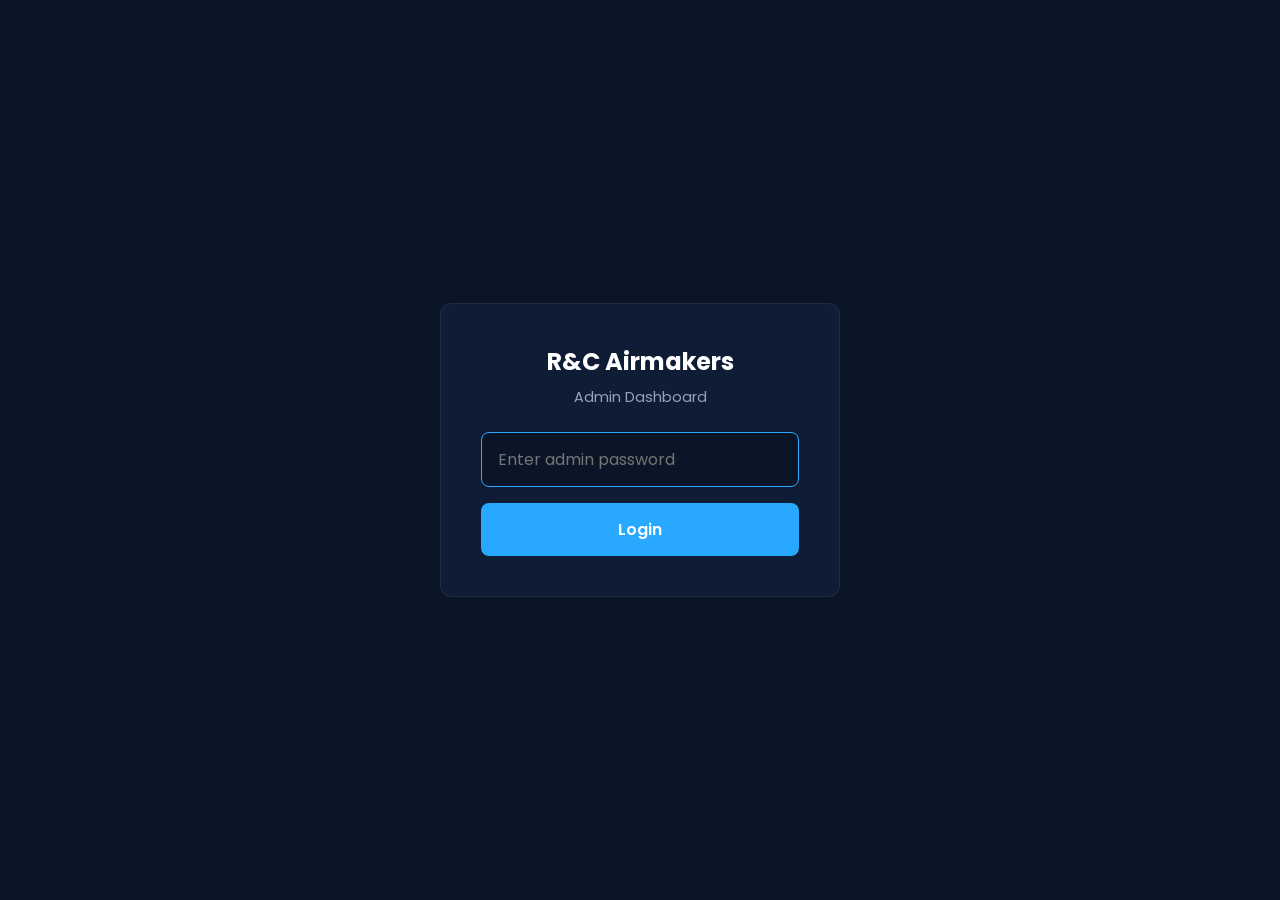
<file: admin.html>
<!DOCTYPE html>
<html lang="en">
<head>
    <meta charset="UTF-8">
    <meta name="viewport" content="width=device-width, initial-scale=1.0">
    <title>R&C Airmakers — Admin Dashboard</title>
    <link rel="preconnect" href="https://fonts.googleapis.com">
    <link rel="preconnect" href="https://fonts.gstatic.com" crossorigin>
    <link href="https://fonts.googleapis.com/css2?family=Poppins:wght@400;500;600;700&display=swap" rel="stylesheet">
    <style>
        :root {
            --bg: #0a1628;
            --bg2: #0f1f3a;
            --card: rgba(15, 31, 58, 0.8);
            --accent: #28a9ff;
            --green: #22c55e;
            --red: #ef4444;
            --orange: #f59e0b;
            --text: #fff;
            --text2: #94a3b8;
            --border: rgba(255,255,255,0.08);
            --radius: 12px;
        }
        * { margin: 0; padding: 0; box-sizing: border-box; font-family: 'Poppins', sans-serif; }
        body { background: var(--bg); color: var(--text); min-height: 100vh; }

        /* Login Gate */
        .login-gate {
            display: flex; align-items: center; justify-content: center;
            min-height: 100vh; padding: 20px;
        }
        .login-box {
            background: var(--card); border: 1px solid var(--border);
            border-radius: var(--radius); padding: 40px; width: 100%; max-width: 400px;
            text-align: center;
        }
        .login-box h1 { font-size: 1.5rem; margin-bottom: 8px; }
        .login-box p { color: var(--text2); font-size: 0.9rem; margin-bottom: 24px; }
        .login-box input {
            width: 100%; padding: 14px 16px; background: var(--bg);
            border: 1px solid var(--border); border-radius: 8px;
            color: #fff; font-size: 1rem; margin-bottom: 16px; outline: none;
        }
        .login-box input:focus { border-color: var(--accent); }
        .login-box button {
            width: 100%; padding: 14px; background: var(--accent); color: #fff;
            border: none; border-radius: 8px; font-size: 1rem; font-weight: 600;
            cursor: pointer; transition: 0.2s;
        }
        .login-box button:hover { opacity: 0.9; }
        .login-error { color: var(--red); font-size: 0.85rem; margin-top: 8px; display: none; }

        /* Dashboard */
        .dashboard { display: none; }
        .dash-header {
            background: var(--bg2); border-bottom: 1px solid var(--border);
            padding: 16px 24px; display: flex; justify-content: space-between; align-items: center;
        }
        .dash-header h2 { font-size: 1.2rem; }
        .dash-header button {
            background: transparent; border: 1px solid var(--border); color: var(--text2);
            padding: 8px 16px; border-radius: 8px; cursor: pointer; font-size: 0.85rem;
        }
        .dash-header button:hover { border-color: var(--red); color: var(--red); }

        .tabs {
            display: flex; gap: 0; background: var(--bg2); border-bottom: 1px solid var(--border);
            padding: 0 24px;
        }
        .tab {
            padding: 14px 24px; cursor: pointer; color: var(--text2); font-weight: 600;
            font-size: 0.9rem; border-bottom: 2px solid transparent; transition: 0.2s;
        }
        .tab:hover { color: var(--text); }
        .tab.active { color: var(--accent); border-bottom-color: var(--accent); }

        .tab-content { display: none; padding: 24px; }
        .tab-content.active { display: block; }

        /* Toolbar */
        .toolbar {
            display: flex; gap: 12px; margin-bottom: 20px; flex-wrap: wrap; align-items: center;
        }
        .search-box {
            flex: 1; min-width: 200px; padding: 10px 14px; background: var(--bg2);
            border: 1px solid var(--border); border-radius: 8px; color: #fff;
            font-size: 0.9rem; outline: none;
        }
        .search-box:focus { border-color: var(--accent); }
        .btn-add {
            background: var(--green); color: #fff; border: none; padding: 10px 20px;
            border-radius: 8px; font-weight: 600; cursor: pointer; font-size: 0.9rem;
        }
        .btn-add:hover { opacity: 0.9; }

        /* Table */
        .table-wrap {
            background: var(--card); border: 1px solid var(--border);
            border-radius: var(--radius); overflow-x: auto;
        }
        table { width: 100%; border-collapse: collapse; font-size: 0.85rem; }
        th {
            background: var(--bg2); padding: 12px 14px; text-align: left;
            font-weight: 600; color: var(--text2); border-bottom: 1px solid var(--border);
            white-space: nowrap;
        }
        td {
            padding: 10px 14px; border-bottom: 1px solid var(--border);
            white-space: nowrap;
        }
        tr:hover td { background: rgba(40, 169, 255, 0.05); }
        .actions { display: flex; gap: 6px; }
        .btn-sm {
            padding: 5px 10px; border: none; border-radius: 6px; cursor: pointer;
            font-size: 0.8rem; font-weight: 600; transition: 0.2s;
        }
        .btn-edit { background: rgba(40, 169, 255, 0.15); color: var(--accent); }
        .btn-edit:hover { background: rgba(40, 169, 255, 0.3); }
        .btn-del { background: rgba(239, 68, 68, 0.15); color: var(--red); }
        .btn-del:hover { background: rgba(239, 68, 68, 0.3); }
        .price { color: var(--green); font-weight: 600; }
        .srp { color: var(--text2); text-decoration: line-through; }

        /* Modal */
        .modal-overlay {
            display: none; position: fixed; inset: 0; background: rgba(0,0,0,0.7);
            z-index: 1000; align-items: center; justify-content: center; padding: 20px;
        }
        .modal-overlay.open { display: flex; }
        .modal {
            background: var(--bg2); border: 1px solid var(--border); border-radius: var(--radius);
            padding: 28px; width: 100%; max-width: 500px; max-height: 90vh; overflow-y: auto;
        }
        .modal h3 { margin-bottom: 20px; font-size: 1.1rem; }
        .form-row { display: grid; grid-template-columns: 1fr 1fr; gap: 12px; }
        .form-group { margin-bottom: 14px; }
        .form-group label { display: block; font-size: 0.8rem; color: var(--text2); margin-bottom: 6px; font-weight: 600; }
        .form-group input, .form-group select {
            width: 100%; padding: 10px 12px; background: var(--bg);
            border: 1px solid var(--border); border-radius: 8px; color: #fff;
            font-size: 0.9rem; outline: none;
        }
        .form-group input:focus, .form-group select:focus { border-color: var(--accent); }
        .form-group select option { background: var(--bg); }
        .modal-actions { display: flex; gap: 10px; justify-content: flex-end; margin-top: 20px; }
        .btn-cancel {
            background: transparent; border: 1px solid var(--border); color: var(--text2);
            padding: 10px 20px; border-radius: 8px; cursor: pointer; font-weight: 600;
        }
        .btn-save {
            background: var(--accent); color: #fff; border: none; padding: 10px 24px;
            border-radius: 8px; cursor: pointer; font-weight: 600;
        }

        .toast {
            position: fixed; bottom: 24px; right: 24px; background: var(--green);
            color: #fff; padding: 12px 20px; border-radius: 8px; font-weight: 600;
            font-size: 0.9rem; z-index: 9999; display: none;
        }
        .toast.error { background: var(--red); }
        .toast.show { display: block; animation: fadeInUp 0.3s ease; }
        .count { color: var(--text2); font-size: 0.85rem; margin-left: auto; }

        @keyframes fadeInUp {
            from { opacity: 0; transform: translateY(10px); }
            to { opacity: 1; transform: translateY(0); }
        }

        @media (max-width: 600px) {
            .form-row { grid-template-columns: 1fr; }
            .toolbar { flex-direction: column; }
            .search-box { min-width: auto; }
        }
    </style>
</head>
<body>

<!-- Login Gate -->
<div class="login-gate" id="loginGate">
    <div class="login-box">
        <h1>R&C Airmakers</h1>
        <p>Admin Dashboard</p>
        <input type="password" id="passwordInput" placeholder="Enter admin password" autofocus>
        <button onclick="attemptLogin()">Login</button>
        <div class="login-error" id="loginError">Invalid password</div>
    </div>
</div>

<!-- Dashboard -->
<div class="dashboard" id="dashboard">
    <div class="dash-header">
        <h2>R&C Airmakers — Admin</h2>
        <button onclick="logout()">Logout</button>
    </div>

    <div class="tabs">
        <div class="tab active" data-tab="products">Products</div>
        <div class="tab" data-tab="services">Services</div>
        <div class="tab" data-tab="promos">Promos</div>
    </div>

    <!-- Products Tab -->
    <div class="tab-content active" id="tab-products">
        <div class="toolbar">
            <input type="text" class="search-box" id="searchProducts" placeholder="Search products...">
            <span class="count" id="productCount">0 items</span>
            <button class="btn-add" onclick="openProductModal()">+ Add Product</button>
        </div>
        <div class="table-wrap">
            <table>
                <thead>
                    <tr>
                        <th>ID</th><th>Brand</th><th>Model</th><th>Type</th>
                        <th>HP</th><th>Tech</th><th>SRP</th><th>Price</th><th>Actions</th>
                    </tr>
                </thead>
                <tbody id="productsBody"></tbody>
            </table>
        </div>
    </div>

    <!-- Services Tab -->
    <div class="tab-content" id="tab-services">
        <div class="toolbar">
            <input type="text" class="search-box" id="searchServices" placeholder="Search services...">
            <span class="count" id="serviceCount">0 items</span>
            <button class="btn-add" onclick="openServiceModal()">+ Add Service</button>
        </div>
        <div class="table-wrap">
            <table>
                <thead>
                    <tr>
                        <th>ID</th><th>Category</th><th>Sub</th><th>Description</th>
                        <th>HP</th><th>Price</th><th>Actions</th>
                    </tr>
                </thead>
                <tbody id="servicesBody"></tbody>
            </table>
        </div>
    </div>

    <!-- Promos Tab -->
    <div class="tab-content" id="tab-promos">
        <div class="toolbar">
            <input type="text" class="search-box" id="searchPromos" placeholder="Search promos...">
            <span class="count" id="promoCount">0 items</span>
            <button class="btn-add" onclick="openPromoModal()">+ Add Promo</button>
        </div>
        <div class="table-wrap">
            <table>
                <thead>
                    <tr>
                        <th>Brand</th><th>Model</th><th>SRP</th><th>Regular Price</th><th>Promo Price</th><th>Message</th><th>Active</th><th>Actions</th>
                    </tr>
                </thead>
                <tbody id="promosBody"></tbody>
            </table>
        </div>
    </div>
</div>

<!-- Product Modal -->
<div class="modal-overlay" id="productModal">
    <div class="modal">
        <h3 id="productModalTitle">Add Product</h3>
        <input type="hidden" id="prodRowIndex">
        <div class="form-row">
            <div class="form-group">
                <label>Product ID</label>
                <input type="text" id="prodId" placeholder="AC200">
            </div>
            <div class="form-group">
                <label>Brand</label>
                <input type="text" id="prodBrand" placeholder="Daikin">
            </div>
        </div>
        <div class="form-row">
            <div class="form-group">
                <label>Model</label>
                <input type="text" id="prodModel" placeholder="D-Smart">
            </div>
            <div class="form-group">
                <label>Type</label>
                <select id="prodType">
                    <option>Wall Mount Split Type ACU</option>
                    <option>Window Type ACU</option>
                    <option>Floor Standing ACU</option>
                    <option>CEILING CASSETTE</option>
                    <option>CEILING - FLOOR</option>
                    <option>DUCTED TYPE</option>
                    <option>Multi split</option>
                </select>
            </div>
        </div>
        <div class="form-row">
            <div class="form-group">
                <label>HP</label>
                <input type="number" step="0.1" id="prodHp" placeholder="1.5">
            </div>
            <div class="form-group">
                <label>Technology</label>
                <select id="prodTech">
                    <option>Inverter</option>
                    <option>Full DC Inverter</option>
                    <option>Non Inverter</option>
                </select>
            </div>
        </div>
        <div class="form-row">
            <div class="form-group">
                <label>SRP Price</label>
                <input type="number" id="prodSrp" placeholder="35000">
            </div>
            <div class="form-group">
                <label>Selling Price</label>
                <input type="number" id="prodPrice" placeholder="30000">
            </div>
        </div>
        <div class="modal-actions">
            <button class="btn-cancel" onclick="closeModal('productModal')">Cancel</button>
            <button class="btn-save" onclick="saveProduct()">Save</button>
        </div>
    </div>
</div>

<!-- Service Modal -->
<div class="modal-overlay" id="serviceModal">
    <div class="modal">
        <h3 id="serviceModalTitle">Add Service</h3>
        <input type="hidden" id="svcRowIndex">
        <div class="form-row">
            <div class="form-group">
                <label>Service ID</label>
                <input type="text" id="svcId" placeholder="CLN013">
            </div>
            <div class="form-group">
                <label>Category</label>
                <select id="svcCategory">
                    <option>Cleaning</option>
                    <option>Regular Cleaning</option>
                    <option>Chemical Cleaning</option>
                    <option>Full Down Cleaning</option>
                    <option>Preventive Maintenance</option>
                    <option>Installation</option>
                    <option>Repair</option>
                    <option>Dismantling</option>
                    <option>Reprocess</option>
                    <option>Misc.</option>
                </select>
            </div>
        </div>
        <div class="form-row">
            <div class="form-group">
                <label>Sub Category</label>
                <input type="text" id="svcSub" placeholder="Split Type">
            </div>
            <div class="form-group">
                <label>Description</label>
                <input type="text" id="svcDesc" placeholder="Chemical Cleaning">
            </div>
        </div>
        <div class="form-row">
            <div class="form-group">
                <label>HP</label>
                <input type="text" id="svcHp" placeholder="1.5 or blank">
            </div>
            <div class="form-group">
                <label>Price</label>
                <input type="number" id="svcPrice" placeholder="2500">
            </div>
        </div>
        <div class="modal-actions">
            <button class="btn-cancel" onclick="closeModal('serviceModal')">Cancel</button>
            <button class="btn-save" onclick="saveService()">Save</button>
        </div>
    </div>
</div>

<!-- Promo Modal -->
<div class="modal-overlay" id="promoModal">
    <div class="modal">
        <h3 id="promoModalTitle">Add Promo</h3>
        <input type="hidden" id="promoRowIndex">
        <div class="form-row">
            <div class="form-group">
                <label>Brand</label>
                <select id="promoBrand" onchange="loadBrandProducts()">
                    <option value="">— Select Brand —</option>
                    <option>Daikin</option>
                    <option>Carrier</option>
                    <option>Panasonic</option>
                    <option>Samsung</option>
                    <option>LG</option>
                    <option>Midea</option>
                    <option>Fujitsu General</option>
                    <option>Toshiba</option>
                    <option>Hyundai</option>
                    <option>Chigo</option>
                    <option>York</option>
                    <option>Kolin</option>
                    <option>Konami</option>
                    <option>Fuego</option>
                    <option>Sanyo</option>
                    <option>Sharp</option>
                    <option>AUX</option>
                    <option>Others</option>
                </select>
            </div>
            <div class="form-group">
                <label>Model (from Products)</label>
                <select id="promoModelSelect" onchange="loadProductToPromo()">
                    <option value="">— Select brand first —</option>
                </select>
            </div>
        </div>
        <div class="form-row">
            <div class="form-group">
                <label>SRP Price</label>
                <input type="number" id="promoSrp" readonly style="opacity:0.6">
            </div>
            <div class="form-group">
                <label>Regular Price</label>
                <input type="number" id="promoRegular" readonly style="opacity:0.6">
            </div>
        </div>
        <div class="form-group">
            <label>Promo Price (discounted)</label>
            <input type="number" id="promoPrice" placeholder="Enter promo price">
        </div>
        <div class="form-group">
            <label>Promo Message</label>
            <input type="text" id="promoMessage" placeholder="Free installation + 1yr warranty extension">
        </div>
        <div class="form-group">
            <label>Active?</label>
            <select id="promoActive">
                <option value="Yes">Yes — Show on website</option>
                <option value="No">No — Hidden</option>
            </select>
        </div>
        <div class="modal-actions">
            <button class="btn-cancel" onclick="closeModal('promoModal')">Cancel</button>
            <button class="btn-save" onclick="savePromo()">Save</button>
        </div>
    </div>
</div>

<div class="toast" id="toast"></div>

<script>
const PASS = 'rcairmakers2026';
const SHEET_URL = 'https://script.google.com/macros/s/AKfycbw62fw7OGxXp5S_FQ9nRy_41o7VLvHvkFejm-X-2om3l2RNfe_qthiUR8yI_9Wm5SbSrw/exec';
const SECRET = 'rcairmakers2026';

let allProducts = [];
let allServices = [];
let allPromos = [];

function attemptLogin() {
    const pass = document.getElementById('passwordInput').value;
    if (pass === PASS) {
        document.getElementById('loginGate').style.display = 'none';
        document.getElementById('dashboard').style.display = 'block';
        loadData();
    } else {
        document.getElementById('loginError').style.display = 'block';
    }
}

document.getElementById('passwordInput').addEventListener('keypress', e => {
    if (e.key === 'Enter') attemptLogin();
});

function logout() {
    document.getElementById('dashboard').style.display = 'none';
    document.getElementById('loginGate').style.display = 'flex';
    document.getElementById('passwordInput').value = '';
    document.getElementById('loginError').style.display = 'none';
}

// Tabs
document.querySelectorAll('.tab').forEach(tab => {
    tab.addEventListener('click', () => {
        document.querySelectorAll('.tab').forEach(t => t.classList.remove('active'));
        document.querySelectorAll('.tab-content').forEach(c => c.classList.remove('active'));
        tab.classList.add('active');
        document.getElementById('tab-' + tab.dataset.tab).classList.add('active');
    });
});

// Load data
async function loadData() {
    try {
        const res = await fetch(SHEET_URL + '?action=data&t=' + Date.now());
        const data = await res.json();
        allProducts = data.products || [];
        allServices = data.services || [];
        allPromos = data.promos || [];
        renderProducts();
        renderServices();
        renderPromos();
    } catch (err) {
        showToast('Failed to load data', true);
    }
}

// Products
function renderProducts(filter = '') {
    const tbody = document.getElementById('productsBody');
    const f = filter.toLowerCase();
    const filtered = allProducts.filter(p =>
        (p.ProductID || '').toLowerCase().includes(f) ||
        (p.Brand || '').toLowerCase().includes(f) ||
        (p.Model || '').toLowerCase().includes(f) ||
        (p.Type || '').toLowerCase().includes(f)
    );
    document.getElementById('productCount').textContent = filtered.length + ' items';
    tbody.innerHTML = filtered.map(p => `
        <tr>
            <td>${p.ProductID || ''}</td>
            <td>${p.Brand || ''}</td>
            <td>${p.Model || ''}</td>
            <td>${p.Type || ''}</td>
            <td>${p.HP || ''}</td>
            <td>${p.Technology || ''}</td>
            <td class="srp">₱${Number(p.SrpPrice || 0).toLocaleString()}</td>
            <td class="price">₱${Number(p.DiscountedPrice || 0).toLocaleString()}</td>
            <td class="actions">
                <button class="btn-sm btn-edit" onclick='editProduct(${JSON.stringify(p)})'>Edit</button>
                <button class="btn-sm btn-del" onclick="deleteProduct(${p._row})">Del</button>
            </td>
        </tr>
    `).join('');
}

document.getElementById('searchProducts').addEventListener('input', e => renderProducts(e.target.value));

function openProductModal(product) {
    document.getElementById('productModalTitle').textContent = product ? 'Edit Product' : 'Add Product';
    document.getElementById('prodRowIndex').value = product ? product._row : '';
    document.getElementById('prodId').value = product ? product.ProductID : '';
    document.getElementById('prodBrand').value = product ? product.Brand : '';
    document.getElementById('prodModel').value = product ? product.Model : '';
    document.getElementById('prodType').value = product ? product.Type : 'Wall Mount Split Type ACU';
    document.getElementById('prodHp').value = product ? product.HP : '';
    document.getElementById('prodTech').value = product ? product.Technology : 'Inverter';
    document.getElementById('prodSrp').value = product ? product.SrpPrice : '';
    document.getElementById('prodPrice').value = product ? product.DiscountedPrice : '';
    document.getElementById('productModal').classList.add('open');
}

function editProduct(p) { openProductModal(p); }

async function saveProduct() {
    const row = [
        document.getElementById('prodId').value,
        document.getElementById('prodBrand').value,
        document.getElementById('prodModel').value,
        document.getElementById('prodType').value,
        document.getElementById('prodHp').value,
        document.getElementById('prodTech').value,
        document.getElementById('prodSrp').value,
        document.getElementById('prodPrice').value
    ];
    const rowIndex = document.getElementById('prodRowIndex').value;
    const action = rowIndex ? 'update' : 'add';
    const payload = { secret: SECRET, sheet: 'Products', action: action, row: row };
    if (rowIndex) payload.rowIndex = parseInt(rowIndex);

    try {
        await fetch(SHEET_URL, { method: 'POST', mode: 'no-cors', body: JSON.stringify(payload) });
        closeModal('productModal');
        showToast('Product saved!');
        setTimeout(loadData, 1000);
    } catch (err) {
        showToast('Save failed', true);
    }
}

async function deleteProduct(row) {
    if (!confirm('Delete this product?')) return;
    try {
        await fetch(SHEET_URL, {
            method: 'POST', mode: 'no-cors',
            body: JSON.stringify({ secret: SECRET, sheet: 'Products', action: 'delete', rowIndex: row })
        });
        showToast('Product deleted!');
        setTimeout(loadData, 1000);
    } catch (err) {
        showToast('Delete failed', true);
    }
}

// Services
function renderServices(filter = '') {
    const tbody = document.getElementById('servicesBody');
    const f = filter.toLowerCase();
    const filtered = allServices.filter(s =>
        (s.ServiceID || '').toLowerCase().includes(f) ||
        (s.Category || '').toLowerCase().includes(f) ||
        (s.SubCategory || '').toLowerCase().includes(f) ||
        (s.Description || '').toLowerCase().includes(f)
    );
    document.getElementById('serviceCount').textContent = filtered.length + ' items';
    tbody.innerHTML = filtered.map(s => `
        <tr>
            <td>${s.ServiceID || ''}</td>
            <td>${s.Category || ''}</td>
            <td>${s.SubCategory || ''}</td>
            <td>${s.Description || ''}</td>
            <td>${s.HP || ''}</td>
            <td class="price">₱${Number(s.Price || 0).toLocaleString()}</td>
            <td class="actions">
                <button class="btn-sm btn-edit" onclick='editService(${JSON.stringify(s)})'>Edit</button>
                <button class="btn-sm btn-del" onclick="deleteService(${s._row})">Del</button>
            </td>
        </tr>
    `).join('');
}

document.getElementById('searchServices').addEventListener('input', e => renderServices(e.target.value));

function openServiceModal(svc) {
    document.getElementById('serviceModalTitle').textContent = svc ? 'Edit Service' : 'Add Service';
    document.getElementById('svcRowIndex').value = svc ? svc._row : '';
    document.getElementById('svcId').value = svc ? svc.ServiceID : '';
    document.getElementById('svcCategory').value = svc ? svc.Category : 'Cleaning';
    document.getElementById('svcSub').value = svc ? svc.SubCategory : '';
    document.getElementById('svcDesc').value = svc ? svc.Description : '';
    document.getElementById('svcHp').value = svc ? svc.HP : '';
    document.getElementById('svcPrice').value = svc ? svc.Price : '';
    document.getElementById('serviceModal').classList.add('open');
}

function editService(s) { openServiceModal(s); }

async function saveService() {
    const row = [
        document.getElementById('svcId').value,
        document.getElementById('svcCategory').value,
        document.getElementById('svcSub').value,
        document.getElementById('svcDesc').value,
        document.getElementById('svcHp').value,
        document.getElementById('svcPrice').value
    ];
    const rowIndex = document.getElementById('svcRowIndex').value;
    const action = rowIndex ? 'update' : 'add';
    const payload = { secret: SECRET, sheet: 'Services', action: action, row: row };
    if (rowIndex) payload.rowIndex = parseInt(rowIndex);

    try {
        await fetch(SHEET_URL, { method: 'POST', mode: 'no-cors', body: JSON.stringify(payload) });
        closeModal('serviceModal');
        showToast('Service saved!');
        setTimeout(loadData, 1000);
    } catch (err) {
        showToast('Save failed', true);
    }
}

async function deleteService(row) {
    if (!confirm('Delete this service?')) return;
    try {
        await fetch(SHEET_URL, {
            method: 'POST', mode: 'no-cors',
            body: JSON.stringify({ secret: SECRET, sheet: 'Services', action: 'delete', rowIndex: row })
        });
        showToast('Service deleted!');
        setTimeout(loadData, 1000);
    } catch (err) {
        showToast('Delete failed', true);
    }
}

// Promos
function renderPromos(filter = '') {
    const tbody = document.getElementById('promosBody');
    const f = filter.toLowerCase();
    const filtered = allPromos.filter(p =>
        (p.Brand || '').toLowerCase().includes(f) ||
        (p.Message || '').toLowerCase().includes(f)
    );
    document.getElementById('promoCount').textContent = filtered.length + ' items';
    tbody.innerHTML = filtered.map(p => `
        <tr>
            <td>${p.Brand || ''}</td>
            <td>${p.Model || ''}</td>
            <td class="srp">₱${Number(p.SrpPrice || 0).toLocaleString()}</td>
            <td class="srp">₱${Number(p.RegularPrice || 0).toLocaleString()}</td>
            <td class="price">₱${Number(p.PromoPrice || 0).toLocaleString()}</td>
            <td>${p.Message || ''}</td>
            <td style="color: ${String(p.Active).toLowerCase() === 'yes' ? 'var(--green)' : 'var(--text2)'}">
                ${String(p.Active).toLowerCase() === 'yes' ? 'Active' : 'Hidden'}
            </td>
            <td class="actions">
                <button class="btn-sm btn-edit" onclick='editPromo(${JSON.stringify(p)})'>Edit</button>
                <button class="btn-sm btn-del" onclick="deletePromo(${p._row})">Del</button>
            </td>
        </tr>
    `).join('');
}

document.getElementById('searchPromos').addEventListener('input', e => renderPromos(e.target.value));

function openPromoModal(promo) {
    document.getElementById('promoModalTitle').textContent = promo ? 'Edit Promo' : 'Add Promo';
    document.getElementById('promoRowIndex').value = promo ? promo._row : '';
    document.getElementById('promoModelSelect').innerHTML = '<option value="">— Select brand first —</option>';
    document.getElementById('promoSrp').value = '';
    document.getElementById('promoRegular').value = '';
    document.getElementById('promoPrice').value = '';
    document.getElementById('promoMessage').value = '';
    document.getElementById('promoActive').value = 'Yes';

    if (promo) {
        document.getElementById('promoBrand').value = promo.Brand || '';
        loadBrandProducts(promo.Model);
        document.getElementById('promoPrice').value = promo.PromoPrice || '';
        document.getElementById('promoMessage').value = promo.Message || '';
        document.getElementById('promoActive').value = promo.Active || 'Yes';
    } else {
        document.getElementById('promoBrand').value = '';
    }
    document.getElementById('promoModal').classList.add('open');
}

function editPromo(p) { openPromoModal(p); }

function loadBrandProducts(selectModel) {
    const brand = document.getElementById('promoBrand').value;
    const modelSelect = document.getElementById('promoModelSelect');
    modelSelect.innerHTML = '<option value="">— Loading... —</option>';

    if (!brand) {
        modelSelect.innerHTML = '<option value="">— Select brand first —</option>';
        return;
    }

    const brandProducts = allProducts.filter(p => (p.Brand || '').toLowerCase() === brand.toLowerCase());
    if (brandProducts.length === 0) {
        modelSelect.innerHTML = '<option value="">— No products for this brand —</option>';
        return;
    }

    modelSelect.innerHTML = '<option value="">— Pick a model —</option>' +
        brandProducts.map(p => '<option value="' + (p.Model || '') + '">' + (p.Model || '') + ' (' + (p.HP || '') + 'HP)</option>').join('');

    if (selectModel) {
        modelSelect.value = selectModel;
        loadProductToPromo();
    }
}

function loadProductToPromo() {
    const brand = document.getElementById('promoBrand').value;
    const model = document.getElementById('promoModelSelect').value;
    const product = allProducts.find(p =>
        (p.Brand || '').toLowerCase() === brand.toLowerCase() && (p.Model || '') === model
    );

    if (product) {
        document.getElementById('promoSrp').value = product.SrpPrice || '';
        document.getElementById('promoRegular').value = product.DiscountedPrice || '';
    } else {
        document.getElementById('promoSrp').value = '';
        document.getElementById('promoRegular').value = '';
    }
}

async function savePromo() {
    const row = [
        document.getElementById('promoBrand').value,
        document.getElementById('promoModelSelect').value,
        document.getElementById('promoSrp').value,
        document.getElementById('promoRegular').value,
        document.getElementById('promoPrice').value,
        document.getElementById('promoMessage').value,
        document.getElementById('promoActive').value
    ];
    const rowIndex = document.getElementById('promoRowIndex').value;
    const action = rowIndex ? 'update' : 'add';
    const payload = { secret: SECRET, sheet: 'Promos', action: action, row: row };
    if (rowIndex) payload.rowIndex = parseInt(rowIndex);

    try {
        await fetch(SHEET_URL, { method: 'POST', mode: 'no-cors', body: JSON.stringify(payload) });
        closeModal('promoModal');
        showToast('Promo saved!');
        setTimeout(loadData, 1000);
    } catch (err) {
        showToast('Save failed', true);
    }
}

async function deletePromo(row) {
    if (!confirm('Delete this promo?')) return;
    try {
        await fetch(SHEET_URL, {
            method: 'POST', mode: 'no-cors',
            body: JSON.stringify({ secret: SECRET, sheet: 'Promos', action: 'delete', rowIndex: row })
        });
        showToast('Promo deleted!');
        setTimeout(loadData, 1000);
    } catch (err) {
        showToast('Delete failed', true);
    }
}

// Utils
function closeModal(id) { document.getElementById(id).classList.remove('open'); }
function showToast(msg, isError) {
    const t = document.getElementById('toast');
    t.textContent = msg;
    t.className = 'toast show' + (isError ? ' error' : '');
    setTimeout(() => t.className = 'toast', 3000);
}

// Close modal on overlay click
document.querySelectorAll('.modal-overlay').forEach(o => {
    o.addEventListener('click', e => { if (e.target === o) o.classList.remove('open'); });
});
</script>
</body>
</html>
</file>
<file: css/style.css>
/* ==========================================================================
   R&C Airmakers v3.0 - Modern Redesign
   ========================================================================== */

/* --- 1. Global Resets & CSS Variables --- */
:root {
    --bg-primary: #071a35;
    --bg-secondary: #0b2244;
    --bg-card: rgba(13, 39, 79, 0.55);
    --accent: #28a9ff;
    --accent-glow: rgba(40, 169, 255, 0.4);
    --gradient: linear-gradient(135deg, #0d6efd, #00c6ff);
    --gradient-alt: linear-gradient(135deg, #00c6ff, #0d6efd);
    --text-primary: #ffffff;
    --text-secondary: #b0c4de;
    --text-muted: #7b8fa3;
    --glass-border: rgba(255, 255, 255, 0.08);
    --glass-bg: rgba(13, 39, 79, 0.5);
    --shadow-sm: 0 4px 15px rgba(0, 0, 0, 0.2);
    --shadow-md: 0 10px 30px rgba(0, 0, 0, 0.3);
    --shadow-lg: 0 20px 50px rgba(0, 0, 0, 0.4);
    --shadow-glow: 0 0 30px rgba(40, 169, 255, 0.15);
    --radius-sm: 12px;
    --radius-md: 16px;
    --radius-lg: 24px;
    --radius-full: 50px;
    --transition: 0.35s cubic-bezier(0.4, 0, 0.2, 1);
}

* {
    margin: 0;
    padding: 0;
    box-sizing: border-box;
    font-family: 'Poppins', sans-serif;
}

html {
    scroll-behavior: smooth;
}

body {
    background: var(--bg-primary);
    color: var(--text-primary);
    overflow-x: hidden;
}

section {
    padding: 80px 8%;
}

img {
    max-width: 100%;
    height: auto;
    display: block;
}

a {
    transition: var(--transition);
}


/* --- 2. Scroll Reveal Animations --- */
/* Hidden only when JS is available (progressive enhancement) */
.js .reveal {
    opacity: 0;
    transform: translateY(40px);
    transition: opacity 0.8s cubic-bezier(0.4, 0, 0.2, 1),
                transform 0.8s cubic-bezier(0.4, 0, 0.2, 1);
}

.js .reveal.active {
    opacity: 1;
    transform: translateY(0);
}

.js .reveal-delay-1 { transition-delay: 0.1s; }
.js .reveal-delay-2 { transition-delay: 0.2s; }
.js .reveal-delay-3 { transition-delay: 0.3s; }
.js .reveal-delay-4 { transition-delay: 0.4s; }


/* --- 3. Navigation & Header --- */
header {
    background: rgba(7, 26, 53, 0.75);
    backdrop-filter: blur(24px);
    -webkit-backdrop-filter: blur(24px);
    width: 100%;
    padding: 15px 5%;
    display: flex;
    justify-content: space-between;
    align-items: center;
    position: sticky;
    top: 0;
    z-index: 1000;
    border-bottom: 1px solid var(--glass-border);
    transition: var(--transition);
}

header.scrolled {
    padding: 10px 5%;
    background: rgba(7, 26, 53, 0.92);
    box-shadow: 0 4px 30px rgba(0, 0, 0, 0.3);
}

.logo {
    display: flex;
    align-items: center;
}

.logo img {
    height: 70px;
    width: auto;
    transition: var(--transition);
}

header.scrolled .logo img {
    height: 55px;
}

nav {
    display: flex;
    align-items: center;
}

.nav-menu {
    display: flex;
    list-style: none;
    gap: 24px;
    margin: 0;
    padding: 0;
}

.nav-menu a {
    color: var(--text-secondary);
    text-decoration: none;
    font-weight: 500;
    font-size: 0.95rem;
    position: relative;
    padding: 4px 0;
    transition: var(--transition);
}

.nav-menu a::after {
    content: '';
    position: absolute;
    bottom: -2px;
    left: 0;
    width: 0;
    height: 2px;
    background: var(--gradient);
    border-radius: 2px;
    transition: width 0.3s ease;
}

.nav-menu a:hover {
    color: var(--text-primary);
}

.nav-menu a:hover::after {
    width: 100%;
}


/* --- 4. Buttons & Components --- */
.btn {
    display: inline-block;
    padding: 15px 35px;
    margin: 8px;
    border-radius: var(--radius-full);
    text-decoration: none;
    color: white;
    font-weight: 600;
    font-size: 1rem;
    background: var(--gradient);
    border: none;
    cursor: pointer;
    position: relative;
    overflow: hidden;
    transition: var(--transition);
    box-shadow: 0 4px 20px rgba(13, 110, 253, 0.3);
}

.btn::before {
    content: '';
    position: absolute;
    inset: 0;
    background: linear-gradient(135deg, rgba(255,255,255,0.2), transparent);
    opacity: 0;
    transition: opacity 0.3s;
}

.btn:hover {
    transform: translateY(-3px);
    box-shadow: 0 8px 30px rgba(13, 110, 253, 0.5), 0 0 40px rgba(0, 198, 255, 0.2);
}

.btn:hover::before {
    opacity: 1;
}

.btn:active {
    transform: translateY(-1px);
}

.call-btn {
    background: var(--gradient);
    color: white;
    text-decoration: none;
    padding: 10px 22px;
    border-radius: var(--radius-full);
    font-weight: 600;
    font-size: 0.9rem;
    box-shadow: 0 4px 15px rgba(13, 110, 253, 0.3);
    transition: var(--transition);
}

.call-btn:hover {
    transform: translateY(-2px);
    box-shadow: 0 6px 25px rgba(13, 110, 253, 0.5);
}


/* --- 5. Floating Messenger Button --- */
.messenger-float {
    position: fixed;
    bottom: 25px;
    right: 25px;
    width: 60px;
    height: 60px;
    background: var(--gradient);
    color: white;
    border-radius: 50%;
    display: flex;
    align-items: center;
    justify-content: center;
    font-size: 28px;
    text-decoration: none;
    box-shadow: 0 6px 25px rgba(0, 132, 255, 0.4);
    z-index: 9999;
    transition: var(--transition);
    animation: float-pulse 3s ease-in-out infinite;
}

.messenger-float:hover {
    transform: scale(1.12);
    box-shadow: 0 8px 35px rgba(0, 132, 255, 0.6);
}

@keyframes float-pulse {
    0%, 100% { box-shadow: 0 6px 25px rgba(0, 132, 255, 0.4); }
    50% { box-shadow: 0 6px 25px rgba(0, 132, 255, 0.6), 0 0 20px rgba(0, 132, 255, 0.2); }
}


/* --- 6. Hero Section --- */
.hero {
    position: relative;
    min-height: 100vh;
    display: flex;
    align-items: center;
    justify-content: center;
    text-align: center;
    padding: clamp(100px, 15vw, 140px) 20px;
    background: linear-gradient(rgba(7, 26, 53, 0.7), rgba(7, 26, 53, 0.8)), url("../images/hero.jpg");
    background-size: cover;
    background-position: center;
    background-attachment: fixed;
    overflow: hidden;
    color: #fff;
}

.hero::after {
    content: '';
    position: absolute;
    bottom: 0;
    left: 0;
    right: 0;
    height: 120px;
    background: linear-gradient(to top, var(--bg-primary), transparent);
    pointer-events: none;
}

.hero-content {
    position: relative;
    width: 100%;
    max-width: 1000px;
    padding: 0 40px;
    z-index: 2;
}

.hero-badge {
    display: inline-block;
    padding: 10px 24px;
    background: rgba(255, 255, 255, 0.08);
    border: 1px solid rgba(255, 255, 255, 0.15);
    border-radius: var(--radius-full);
    margin-bottom: 30px;
    backdrop-filter: blur(10px);
    font-size: clamp(0.8rem, 1.8vw, 0.95rem);
    color: var(--text-secondary);
    animation: fadeInDown 1s ease forwards;
}

.hero h1 {
    font-size: clamp(2.4rem, 5.5vw, 4rem);
    font-weight: 800;
    margin-bottom: 20px;
    line-height: 1.2;
    letter-spacing: -0.02em;
    background: linear-gradient(135deg, #ffffff 0%, #28a9ff 50%, #00c6ff 100%);
    -webkit-background-clip: text;
    -webkit-text-fill-color: transparent;
    background-clip: text;
    animation: fadeInUp 1s 0.2s ease forwards;
    opacity: 0;
}

.hero p {
    font-size: clamp(1rem, 2vw, 1.3rem);
    opacity: 0;
    margin-bottom: 40px;
    line-height: 1.6;
    color: var(--text-secondary);
    animation: fadeInUp 1s 0.4s ease forwards;
}

.hero-buttons {
    display: flex;
    justify-content: center;
    gap: 15px;
    flex-wrap: wrap;
    opacity: 0;
    animation: fadeInUp 1s 0.6s ease forwards;
}

@keyframes fadeInUp {
    from { opacity: 0; transform: translateY(30px); }
    to { opacity: 1; transform: translateY(0); }
}

@keyframes fadeInDown {
    from { opacity: 0; transform: translateY(-20px); }
    to { opacity: 1; transform: translateY(0); }
}


/* --- 7. Section Title Styling --- */
.section-title {
    text-align: center;
    margin-bottom: 50px;
    font-size: clamp(1.8rem, 4vw, 2.4rem);
    font-weight: 700;
    color: var(--text-primary);
    position: relative;
}

.section-title::after {
    content: '';
    display: block;
    width: 60px;
    height: 4px;
    background: var(--gradient);
    border-radius: 4px;
    margin: 15px auto 0;
}

.section-title-wrap {
    text-align: center;
    max-width: 800px;
    margin: 0 auto clamp(40px, 6vw, 60px);
}

.section-badge {
    display: inline-block;
    background: rgba(13, 110, 253, 0.12);
    color: var(--accent);
    padding: 8px 20px;
    border-radius: var(--radius-full);
    font-size: clamp(0.75rem, 1.8vw, 0.85rem);
    font-weight: 600;
    letter-spacing: 1.5px;
    text-transform: uppercase;
    margin-bottom: 18px;
    border: 1px solid rgba(40, 169, 255, 0.15);
}


/* --- 8. About Section --- */
.about-section {
    background: var(--bg-primary);
    padding: clamp(60px, 8vw, 100px) 8%;
}

.section-header {
    text-align: center;
    max-width: 800px;
    margin: 0 auto clamp(40px, 6vw, 60px);
}

.section-header h2 {
    font-size: clamp(2rem, 4vw, 2.8rem);
    color: var(--text-primary) !important;
    margin-bottom: 15px;
    font-weight: 800;
    line-height: 1.3;
}

.section-header p {
    color: var(--text-secondary);
    line-height: 1.7;
    font-size: clamp(1rem, 2vw, 1.1rem);
}

.about-grid {
    display: grid;
    grid-template-columns: repeat(auto-fit, minmax(min(100%, 420px), 1fr));
    gap: clamp(40px, 6vw, 60px);
    align-items: start;
    max-width: 1200px;
    margin: 0 auto;
}

.about-image {
    display: flex;
    justify-content: center;
    align-items: center;
    width: 100%;
}

.about-image img {
    width: 100%;
    max-width: 420px;
    height: auto;
    object-fit: cover;
    border-radius: var(--radius-lg);
    box-shadow: var(--shadow-lg);
    transition: var(--transition);
}

.about-image img:hover {
    transform: scale(1.02);
    box-shadow: var(--shadow-lg), var(--shadow-glow);
}

.about-content {
    display: flex;
    flex-direction: column;
    justify-content: center;
}

.about-highlights {
    display: grid;
    grid-template-columns: repeat(auto-fit, minmax(min(100%, 160px), 1fr));
    gap: 15px;
    margin-bottom: 35px;
}

.highlight {
    background: var(--glass-bg);
    backdrop-filter: blur(10px);
    border: 1px solid var(--glass-border);
    border-top: 3px solid transparent;
    border-image: var(--gradient) 1;
    border-image-slice: 1;
    padding: 24px 15px;
    border-radius: var(--radius-sm);
    text-align: center;
    display: flex;
    flex-direction: column;
    justify-content: center;
    align-items: center;
    box-shadow: var(--shadow-sm);
    transition: var(--transition);
}

.highlight:hover {
    transform: translateY(-4px);
    box-shadow: var(--shadow-md), var(--shadow-glow);
}

.highlight h3 {
    color: var(--accent);
    font-size: clamp(1.4rem, 3vw, 1.8rem);
    margin-bottom: 6px;
    font-weight: 700;
    line-height: 1.1;
}

.highlight span {
    color: var(--text-secondary);
    font-size: 0.85rem;
    font-weight: 500;
    line-height: 1.3;
    display: block;
}

.story-title {
    color: var(--text-primary);
    margin-bottom: 15px;
    font-size: clamp(1.4rem, 2.5vw, 1.8rem);
    font-weight: 700;
}

.story {
    color: var(--text-secondary);
    line-height: 1.8;
    margin-bottom: 30px;
    font-size: 0.95rem;
}

.about-list {
    list-style: none;
    padding: 0;
    margin: 0;
    display: grid;
    grid-template-columns: repeat(auto-fit, minmax(240px, 1fr));
    gap: 12px;
}

.about-list li {
    color: var(--text-secondary);
    font-weight: 500;
    font-size: 0.95rem;
    display: flex;
    align-items: center;
    gap: 10px;
}

.about-list li::before {
    content: "✦";
    color: var(--accent);
    font-weight: bold;
    font-size: 0.8rem;
    line-height: 1;
}


/* --- 9. Info Banner --- */
.info-banner {
    text-align: center;
    max-width: 900px;
    margin: -40px auto 0;
    padding: 25px 40px;
    background: var(--glass-bg);
    backdrop-filter: blur(10px);
    border: 1px solid var(--glass-border);
    border-radius: var(--radius-md);
    color: var(--text-secondary);
    font-size: 0.95rem;
    line-height: 1.7;
}


/* --- 10. Brands Section --- */
.brands-grid {
    display: flex;
    flex-wrap: wrap;
    justify-content: center;
    gap: 14px;
    max-width: 1000px;
    margin: 0 auto;
}

.brand-badge {
    background: var(--glass-bg);
    backdrop-filter: blur(8px);
    border: 1px solid var(--glass-border);
    color: var(--text-secondary);
    padding: 12px 28px;
    border-radius: var(--radius-full);
    font-weight: 600;
    font-size: 0.95rem;
    letter-spacing: 0.3px;
    transition: var(--transition);
    cursor: default;
}

.brand-badge:hover {
    background: var(--gradient);
    color: var(--text-primary);
    transform: translateY(-3px);
    box-shadow: 0 8px 25px rgba(13, 110, 253, 0.3);
    border-color: transparent;
}


/* --- 11. Services Section --- */
.services {
    display: grid;
    grid-template-columns: repeat(auto-fit, minmax(280px, 1fr));
    gap: 24px;
}

.card {
    background: var(--glass-bg);
    backdrop-filter: blur(10px);
    border: 1px solid var(--glass-border);
    padding: 35px 28px;
    border-radius: var(--radius-md);
    text-align: center;
    transition: var(--transition);
    position: relative;
    overflow: hidden;
}

.card::before {
    content: '';
    position: absolute;
    top: 0;
    left: 0;
    right: 0;
    height: 3px;
    background: var(--gradient);
    transform: scaleX(0);
    transition: transform 0.4s ease;
}

.card:hover {
    transform: translateY(-8px);
    box-shadow: var(--shadow-md), var(--shadow-glow);
    border-color: rgba(40, 169, 255, 0.2);
}

.card:hover::before {
    transform: scaleX(1);
}

.card h3 {
    margin-bottom: 12px;
    font-size: 1.2rem;
    font-weight: 700;
    color: var(--text-primary);
}

.card p {
    color: var(--text-secondary);
    line-height: 1.6;
    font-size: 0.95rem;
}


/* --- 12. Flashing Promo Popup Modal --- */
.promo-popup-overlay {
    position: fixed;
    inset: 0;
    z-index: 9999;
    background: rgba(0, 0, 0, 0.6);
    backdrop-filter: blur(6px);
    display: flex;
    align-items: center;
    justify-content: center;
    padding: 20px;
    animation: promoOverlayIn 0.3s ease;
}

@keyframes promoOverlayIn {
    from { opacity: 0; }
    to { opacity: 1; }
}

.promo-popup {
    position: relative;
    background: linear-gradient(145deg, #0f1f3a, #1a2d50, #0f1f3a);
    border: 2px solid rgba(255, 136, 0, 0.4);
    border-radius: 20px;
    padding: 40px 32px 32px;
    max-width: 420px;
    width: 100%;
    text-align: center;
    animation: promoPopIn 0.4s cubic-bezier(0.175, 0.885, 0.32, 1.275);
    overflow: hidden;
    box-shadow: 0 20px 60px rgba(255, 68, 0, 0.3), 0 0 100px rgba(255, 136, 0, 0.1);
}

@keyframes promoPopIn {
    from { opacity: 0; transform: scale(0.8) translateY(30px); }
    to { opacity: 1; transform: scale(1) translateY(0); }
}

.promo-popup::before {
    content: '';
    position: absolute;
    top: -50%;
    left: -50%;
    width: 200%;
    height: 200%;
    background: conic-gradient(from 0deg, transparent, rgba(255, 136, 0, 0.1), transparent, rgba(255, 68, 0, 0.1), transparent);
    animation: promoRotate 4s linear infinite;
    z-index: 0;
}

@keyframes promoRotate {
    from { transform: rotate(0deg); }
    to { transform: rotate(360deg); }
}

.promo-popup > * {
    position: relative;
    z-index: 1;
}

.promo-popup-close {
    position: absolute;
    top: 12px;
    right: 16px;
    background: rgba(255, 255, 255, 0.1);
    border: none;
    color: rgba(255, 255, 255, 0.6);
    font-size: 1.6rem;
    width: 36px;
    height: 36px;
    border-radius: 50%;
    cursor: pointer;
    display: flex;
    align-items: center;
    justify-content: center;
    transition: 0.2s;
    z-index: 2;
}
.promo-popup-close:hover { background: rgba(255, 68, 68, 0.3); color: #fff; }

.promo-popup-badge {
    display: inline-block;
    background: linear-gradient(135deg, #ff4444, #ff8800);
    color: #fff;
    font-size: 0.7rem;
    font-weight: 800;
    letter-spacing: 3px;
    padding: 6px 20px;
    border-radius: 30px;
    margin-bottom: 16px;
    animation: promoBadgePulse 1.5s ease-in-out infinite;
}

@keyframes promoBadgePulse {
    0%, 100% { box-shadow: 0 0 0 0 rgba(255, 68, 0, 0.5); }
    50% { box-shadow: 0 0 0 10px rgba(255, 68, 0, 0); }
}

.promo-popup-brand {
    font-size: 1.4rem;
    font-weight: 800;
    color: #fff;
    margin-bottom: 4px;
}

.promo-popup-model {
    font-size: 0.85rem;
    color: rgba(255, 255, 255, 0.5);
    margin-bottom: 20px;
    letter-spacing: 1px;
}

.promo-popup-pricing {
    display: flex;
    align-items: center;
    justify-content: center;
    gap: 14px;
    margin-bottom: 8px;
}

.promo-popup-srp {
    font-size: 0.9rem;
    color: rgba(255, 255, 255, 0.4);
    text-decoration: line-through;
}

.promo-popup-save {
    background: rgba(34, 197, 94, 0.15);
    color: #22c55e;
    font-size: 0.8rem;
    font-weight: 700;
    padding: 4px 12px;
    border-radius: 20px;
    border: 1px solid rgba(34, 197, 94, 0.3);
}

.promo-popup-price {
    font-size: 2.2rem;
    font-weight: 800;
    background: linear-gradient(135deg, #ff8800, #ff4444);
    -webkit-background-clip: text;
    -webkit-text-fill-color: transparent;
    background-clip: text;
    margin-bottom: 12px;
}

.promo-popup-message {
    font-size: 0.85rem;
    color: rgba(255, 255, 255, 0.6);
    margin-bottom: 24px;
    line-height: 1.5;
}

.promo-popup-cta {
    display: inline-block;
    background: linear-gradient(135deg, #ff8800, #ff4444);
    color: #fff;
    font-size: 1rem;
    font-weight: 700;
    padding: 14px 40px;
    border-radius: 50px;
    text-decoration: none;
    transition: 0.3s;
    box-shadow: 0 4px 20px rgba(255, 68, 0, 0.4);
}
.promo-popup-cta:hover {
    transform: translateY(-2px);
    box-shadow: 0 6px 30px rgba(255, 68, 0, 0.6);
}

.promo-popup-timer {
    font-size: 0.75rem;
    color: rgba(255, 255, 255, 0.3);
    margin-top: 16px;
    font-style: italic;
}

/* --- 13. Promos Section --- */
.promos-section {
    background: var(--bg-primary);
}

.promos-grid {
    display: grid;
    grid-template-columns: repeat(auto-fit, minmax(280px, 1fr));
    gap: 24px;
    max-width: 1100px;
    margin: 0 auto;
}

.promos-loading {
    text-align: center;
    color: var(--text-muted);
    grid-column: 1 / -1;
    padding: 20px;
}

.promo-card {
    background: var(--glass-bg);
    backdrop-filter: blur(10px);
    border: 1px solid var(--glass-border);
    border-radius: var(--radius-md);
    overflow: hidden;
    transition: var(--transition);
}

.promo-card:hover {
    transform: translateY(-6px);
    box-shadow: var(--shadow-md), var(--shadow-glow);
    border-color: rgba(40, 169, 255, 0.2);
}

.promo-card img {
    width: 100%;
    height: auto;
    display: block;
}

.promo-body {
    padding: 24px;
}

.promo-body h3 {
    color: var(--accent);
    margin-bottom: 10px;
    font-size: 1.15rem;
    font-weight: 700;
}

.promo-body p {
    color: var(--text-secondary);
    font-size: 0.9rem;
    line-height: 1.6;
}


/* --- 13. Gallery Slider --- */
.gallery-slider {
    display: flex;
    overflow-x: auto;
    scroll-snap-type: x mandatory;
    scroll-behavior: smooth;
    gap: 18px;
    padding: 15px 0 30px;
    -webkit-overflow-scrolling: touch;
    scrollbar-width: thin;
    scrollbar-color: var(--accent) rgba(13, 39, 79, 0.5);
}

.gallery-slider::-webkit-scrollbar {
    height: 6px;
}

.gallery-slider::-webkit-scrollbar-track {
    background: rgba(13, 39, 79, 0.3);
    border-radius: 10px;
}

.gallery-slider::-webkit-scrollbar-thumb {
    background: var(--gradient);
    border-radius: 10px;
}

.gallery-slider img,
.gallery-slider video {
    flex: 0 0 auto;
    scroll-snap-align: center;
    height: 340px;
    width: auto;
    max-width: 80vw;
    object-fit: contain;
    border-radius: var(--radius-md);
    box-shadow: var(--shadow-md);
    transition: transform 0.4s ease, box-shadow 0.4s ease;
    border: 1px solid var(--glass-border);
}

@media (hover: hover) {
    .gallery-slider img:hover,
    .gallery-slider video:hover {
        transform: scale(1.03);
        box-shadow: var(--shadow-lg), var(--shadow-glow);
    }
}


/* --- 14. Team Section --- */
.team {
    display: grid;
    grid-template-columns: repeat(auto-fit, minmax(250px, 1fr));
    gap: 30px;
}

.member {
    display: flex;
    flex-direction: column;
    align-items: center;
    justify-content: center;
    background: var(--glass-bg);
    backdrop-filter: blur(10px);
    border: 1px solid var(--glass-border);
    border-radius: var(--radius-md);
    padding: 35px 20px;
    transition: var(--transition);
}

.member:hover {
    transform: translateY(-6px);
    box-shadow: var(--shadow-md), var(--shadow-glow);
    border-color: rgba(40, 169, 255, 0.2);
}

.member-image {
    width: 140px;
    height: 140px;
    padding: 4px;
    margin-bottom: 20px;
    border-radius: 50%;
    background: var(--gradient);
    box-shadow: 0 8px 25px rgba(0, 0, 0, 0.3);
    transition: var(--transition);
}

.member:hover .member-image {
    box-shadow: 0 8px 25px rgba(40, 169, 255, 0.4);
}

.member-image img {
    width: 100%;
    height: 100%;
    object-fit: cover;
    border-radius: 50%;
    display: block;
}

.member h3 {
    color: var(--text-primary);
    font-size: 1.15rem;
    margin-bottom: 6px;
    font-weight: 700;
}

.member p {
    color: var(--text-secondary);
    font-size: 0.9rem;
    line-height: 1.4;
}


/* --- 15. Reviews Section --- */
.reviews-grid {
    display: grid;
    grid-template-columns: repeat(auto-fit, minmax(300px, 1fr));
    gap: 24px;
}

.review-card {
    background: var(--glass-bg);
    backdrop-filter: blur(10px);
    border: 1px solid var(--glass-border);
    border-radius: var(--radius-md);
    padding: 32px 28px;
    transition: var(--transition);
    position: relative;
}

.review-card::before {
    content: '\201C';
    position: absolute;
    top: 16px;
    left: 24px;
    font-size: 4rem;
    font-weight: 800;
    color: var(--accent);
    opacity: 0.2;
    line-height: 1;
    font-family: Georgia, serif;
}

.review-card:hover {
    transform: translateY(-5px);
    box-shadow: var(--shadow-md), var(--shadow-glow);
    border-color: rgba(40, 169, 255, 0.2);
}

.review-stars {
    color: #fbbf24;
    font-size: 1.1rem;
    margin-bottom: 14px;
    letter-spacing: 2px;
}

.review-card p {
    color: var(--text-secondary);
    font-size: 0.95rem;
    line-height: 1.7;
    font-style: italic;
}


/* --- 16. Contact Section --- */
.contact {
    text-align: center;
}

.contact p {
    font-size: 1.05rem;
    color: var(--text-secondary);
    margin-bottom: 12px;
}

.contact a {
    color: var(--accent);
    text-decoration: none;
    font-weight: 500;
}

.contact a:hover {
    text-decoration: underline;
}

.map-wrapper {
    width: 100%;
    max-width: 1200px;
    margin: 30px auto 0;
    border-radius: var(--radius-lg);
    overflow: hidden;
    box-shadow: var(--shadow-lg);
    border: 1px solid var(--glass-border);
}

.map-wrapper iframe {
    width: 100%;
    height: 450px;
    border: 0;
    display: block;
}


/* --- 17. Footer --- */
footer {
    background: #020e1f;
    padding: 0;
    text-align: center;
}

.footer-banner {
    width: 100%;
}

.footer-banner img {
    width: 100%;
    display: block;
}

.footer-content {
    display: grid;
    grid-template-columns: repeat(auto-fit, minmax(200px, 1fr));
    gap: 40px;
    max-width: 1200px;
    margin: 0 auto;
    padding: 50px 8%;
    text-align: left;
}

.footer-col h4 {
    color: var(--text-primary);
    font-size: 1.1rem;
    margin-bottom: 18px;
    font-weight: 700;
    position: relative;
    padding-bottom: 10px;
}

.footer-col h4::after {
    content: '';
    position: absolute;
    bottom: 0;
    left: 0;
    width: 40px;
    height: 3px;
    background: var(--gradient);
    border-radius: 3px;
}

.footer-col p {
    color: var(--text-secondary);
    font-size: 0.9rem;
    line-height: 1.7;
}

.footer-col a {
    color: var(--text-secondary);
    text-decoration: none;
    display: block;
    padding: 4px 0;
    font-size: 0.9rem;
    transition: var(--transition);
}

.footer-col a:hover {
    color: var(--accent);
    padding-left: 6px;
}

.footer-bottom {
    border-top: 1px solid var(--glass-border);
    padding: 25px;
    text-align: center;
}

.footer-bottom p {
    margin: 6px 0;
    color: var(--text-muted);
    font-size: 0.85rem;
}

.footer-bottom p:first-child {
    color: var(--text-secondary);
    font-weight: 500;
}


/* --- 18. Stats Section (for future use) --- */
.stats {
    display: grid;
    grid-template-columns: repeat(auto-fit, minmax(220px, 1fr));
    gap: 20px;
    padding: 40px 8%;
}

.stat-card {
    background: var(--glass-bg);
    backdrop-filter: blur(10px);
    border: 1px solid var(--glass-border);
    padding: 30px;
    text-align: center;
    border-radius: var(--radius-md);
    transition: var(--transition);
}

.stat-card:hover {
    transform: translateY(-4px);
    box-shadow: var(--shadow-md), var(--shadow-glow);
}

.stat-card h2 {
    color: var(--accent);
    font-size: 40px;
    margin-bottom: 10px;
}


/* --- 19. Hamburger Menu --- */
.menu-toggle {
    display: none;
    flex-direction: column;
    justify-content: space-between;
    width: 30px;
    height: 21px;
    background: transparent;
    border: none;
    cursor: pointer;
    z-index: 1001;
}

.menu-toggle .bar {
    height: 3px;
    width: 100%;
    background: var(--text-primary);
    border-radius: 10px;
    transition: all 0.3s ease;
}


/* --- 20. Section Dividers --- */
.section-divider {
    width: 100%;
    height: 80px;
    background: var(--bg-secondary);
    clip-path: ellipse(55% 100% at 50% 100%);
    margin-top: -40px;
}


/* ==========================================================================
   21. Responsive Media Queries
   ========================================================================== */

@media (min-width: 992px) {
    .about-image img {
        max-width: 550px;
        width: 100%;
        height: auto;
    }
}

@media (max-width: 900px) {
    .about-grid {
        grid-template-columns: 1fr;
    }

    .about-highlights {
        grid-template-columns: 1fr 1fr;
    }

    .section-header h2 {
        font-size: 2rem;
    }

    .footer-content {
        grid-template-columns: 1fr 1fr;
    }
}

@media (max-width: 768px) {
    header {
        padding: 12px 20px;
    }

    header.scrolled {
        padding: 8px 20px;
    }

    .menu-toggle {
        display: flex !important;
        order: 2;
    }

    .logo {
        order: 1;
    }

    .call-btn {
        padding: 8px 15px;
        font-size: 0.85rem;
        order: 3;
    }

    .nav-menu {
        display: flex !important;
        position: fixed;
        left: -100%;
        top: 0;
        flex-direction: column;
        justify-content: flex-start;
        background: rgba(7, 26, 53, 0.98);
        backdrop-filter: blur(20px);
        width: 100%;
        height: 100vh;
        text-align: center;
        transition: 0.4s cubic-bezier(0.4, 0, 0.2, 1);
        padding-top: 100px;
        z-index: 1000;
        gap: 0;
    }

    .nav-menu a {
        display: block;
        margin: 18px 0;
        font-size: 1.3rem;
    }

    .nav-menu.active {
        left: 0 !important;
    }

    .menu-toggle.active .bar:nth-child(1) {
        transform: translateY(9px) rotate(45deg);
    }

    .menu-toggle.active .bar:nth-child(2) {
        opacity: 0;
    }

    .menu-toggle.active .bar:nth-child(3) {
        transform: translateY(-9px) rotate(-45deg);
    }

    .about-highlights {
        grid-template-columns: 1fr;
    }

    .services {
        grid-template-columns: 1fr;
    }

    .reviews-grid {
        grid-template-columns: 1fr;
    }

    .team {
        grid-template-columns: 1fr;
    }

    .footer-content {
        grid-template-columns: 1fr;
        text-align: center;
    }

    .footer-col h4::after {
        left: 50%;
        transform: translateX(-50%);
    }

    .section-title {
        font-size: 1.6rem;
    }

    .hero h1 {
        font-size: clamp(1.8rem, 7vw, 2.8rem);
    }

    section {
        padding: 60px 5%;
    }

    .gallery-slider img,
    .gallery-slider video {
        height: 240px;
    }
}

@media (max-width: 480px) {
    .hero {
        background-attachment: scroll;
    }

    .hero h1 {
        font-size: 1.7rem;
    }

    .hero p {
        font-size: 0.95rem;
    }

    .btn {
        padding: 12px 28px;
        font-size: 0.9rem;
    }

    .hero-buttons {
        flex-direction: column;
        align-items: center;
    }
}


/* ==========================================================================
   22. Quote Calculator
   ========================================================================== */
.calc-section {
    background: var(--bg-primary);
}

.calc-wrap {
    max-width: 820px;
    margin: 0 auto;
    background: var(--glass-bg);
    backdrop-filter: blur(12px);
    border: 1px solid var(--glass-border);
    border-radius: var(--radius-lg);
    padding: clamp(24px, 4vw, 48px);
    box-shadow: var(--shadow-md);
}

.calc-progress {
    display: flex;
    align-items: center;
    justify-content: center;
    margin-bottom: 34px;
}

.calc-step-dot {
    width: 40px;
    height: 40px;
    border-radius: 50%;
    display: flex;
    align-items: center;
    justify-content: center;
    font-weight: 700;
    font-size: 0.95rem;
    background: rgba(13, 39, 79, 0.9);
    border: 2px solid var(--glass-border);
    color: var(--text-muted);
    transition: var(--transition);
    flex: 0 0 auto;
}

.calc-step-dot.active {
    background: var(--gradient);
    border-color: transparent;
    color: #fff;
    box-shadow: 0 0 20px rgba(40, 169, 255, 0.4);
}

.calc-step-dot.done {
    background: rgba(40, 169, 255, 0.25);
    border-color: var(--accent);
    color: var(--accent);
}

.calc-progress-line {
    height: 2px;
    flex: 1;
    max-width: 70px;
    background: var(--glass-border);
    margin: 0 12px;
    border-radius: 2px;
    transition: var(--transition);
}

.calc-progress-line.done {
    background: var(--gradient);
}

.calc-pane {
    display: none;
    animation: fadeInUp 0.5s ease;
}

.calc-pane.active {
    display: block;
}

.calc-question {
    font-size: clamp(1.1rem, 2.5vw, 1.35rem);
    margin-bottom: 20px;
    text-align: center;
    color: var(--text-primary);
    font-weight: 700;
}

.calc-options {
    display: grid;
    grid-template-columns: repeat(auto-fit, minmax(170px, 1fr));
    gap: 12px;
}

.calc-option {
    background: rgba(13, 39, 79, 0.8);
    color: var(--text-secondary);
    border: 1px solid var(--glass-border);
    border-radius: var(--radius-sm);
    padding: 18px 14px;
    font-family: inherit;
    font-size: 0.95rem;
    font-weight: 600;
    cursor: pointer;
    text-align: center;
    transition: var(--transition);
}

.calc-option:hover {
    border-color: rgba(40, 169, 255, 0.5);
    color: #fff;
    transform: translateY(-2px);
}

.calc-option.selected {
    background: var(--gradient);
    color: #fff;
    border-color: transparent;
    box-shadow: 0 8px 25px rgba(13, 110, 253, 0.4);
}

.calc-actions {
    display: flex;
    justify-content: space-between;
    gap: 12px;
    margin-top: 28px;
}

.calc-actions .btn {
    margin: 0;
}

.estimate-box {
    background: rgba(7, 26, 53, 0.8);
    border: 1px solid rgba(40, 169, 255, 0.25);
    border-radius: var(--radius-md);
    padding: 32px;
    text-align: center;
    margin-bottom: 26px;
}

.estimate-range {
    font-size: clamp(1.6rem, 4vw, 2.4rem);
    font-weight: 800;
    background: var(--gradient);
    -webkit-background-clip: text;
    -webkit-text-fill-color: transparent;
    background-clip: text;
}

.estimate-meta {
    color: var(--text-secondary);
    font-size: 0.95rem;
    margin: 8px 0 0;
}

.estimate-note {
    color: var(--text-muted);
    font-size: 0.8rem;
    margin-top: 14px;
    font-style: italic;
}

.estimate-actions {
    display: flex;
    justify-content: center;
    gap: 14px;
    flex-wrap: wrap;
}

.estimate-actions .btn {
    margin: 0;
}

.btn-ghost {
    background: transparent;
    border: 1px solid var(--glass-border);
    color: var(--text-secondary);
    box-shadow: none;
    font-weight: 600;
}

.btn-ghost:hover {
    color: #fff;
    border-color: var(--accent);
    box-shadow: 0 4px 20px rgba(40, 169, 255, 0.15);
    transform: translateY(-3px);
}


/* ==========================================================================
   23. Booking Form
   ========================================================================== */
.book-section {
    background: var(--bg-secondary);
}

.book-grid {
    display: grid;
    grid-template-columns: 1.4fr 1fr;
    gap: 40px;
    max-width: 1100px;
    margin: 0 auto;
}

.book-form {
    background: var(--glass-bg);
    backdrop-filter: blur(12px);
    border: 1px solid var(--glass-border);
    border-radius: var(--radius-lg);
    padding: clamp(24px, 4vw, 40px);
    box-shadow: var(--shadow-md);
}

.form-row {
    display: grid;
    grid-template-columns: 1fr 1fr;
    gap: 18px;
}

.form-group {
    margin-bottom: 18px;
    display: flex;
    flex-direction: column;
}

.form-group label {
    color: var(--text-secondary);
    font-size: 0.85rem;
    font-weight: 600;
    margin-bottom: 8px;
    letter-spacing: 0.3px;
}

.form-group input,
.form-group select,
.form-group textarea {
    background: rgba(7, 26, 53, 0.85);
    border: 1px solid var(--glass-border);
    border-radius: var(--radius-sm);
    padding: 13px 15px;
    color: #fff;
    font-family: inherit;
    font-size: 0.95rem;
    transition: var(--transition);
    outline: none;
    width: 100%;
}

.form-group input:focus,
.form-group select:focus,
.form-group textarea:focus {
    border-color: var(--accent);
    box-shadow: 0 0 0 3px rgba(40, 169, 255, 0.15);
}

.form-group input::placeholder,
.form-group textarea::placeholder {
    color: var(--text-muted);
}

.form-group select {
    appearance: none;
    background-image: url("data:image/svg+xml;charset=UTF-8,%3Csvg xmlns='http://www.w3.org/2000/svg' width='12' height='8' viewBox='0 0 12 8'%3E%3Cpath fill='%2390a4c4' d='M6 8L0 0h12z'/%3E%3C/svg%3E");
    background-repeat: no-repeat;
    background-position: right 15px center;
    padding-right: 40px;
    cursor: pointer;
}

.form-group select option {
    background: #0b2244;
    color: #fff;
}

.form-group textarea {
    resize: vertical;
}

.form-submit {
    width: 100%;
    margin: 10px 0 0;
}

.hidden {
    display: none;
}

.book-summary {
    background: rgba(7, 26, 53, 0.9);
    border: 1px solid rgba(40, 169, 255, 0.3);
    border-radius: var(--radius-md);
    padding: 20px;
    margin-bottom: 18px;
    animation: fadeInUp 0.4s ease;
}

.book-summary h4 {
    color: var(--accent);
    margin-bottom: 8px;
    font-size: 1rem;
}

.book-summary-text {
    color: var(--text-secondary);
    font-size: 0.9rem;
    line-height: 1.6;
    white-space: pre-line;
}

.summary-actions {
    display: flex;
    gap: 10px;
    flex-wrap: wrap;
    margin-top: 14px;
}

.summary-actions .btn {
    margin: 0;
    padding: 11px 20px;
    font-size: 0.9rem;
}

.book-aside {
    display: flex;
    flex-direction: column;
    justify-content: center;
    gap: 22px;
}

.book-aside h3 {
    font-size: 1.4rem;
    margin-bottom: 12px;
    color: var(--text-primary);
}

.book-aside ul {
    list-style: none;
}

.book-aside li {
    color: var(--text-secondary);
    font-size: 0.95rem;
    padding: 8px 0;
    border-bottom: 1px dashed var(--glass-border);
}

.book-aside li:last-child {
    border-bottom: none;
}

.book-aside-contact {
    background: var(--glass-bg);
    border: 1px solid var(--glass-border);
    border-radius: var(--radius-md);
    padding: 24px;
    text-align: center;
}

.book-aside-contact p {
    color: var(--text-secondary);
    margin-bottom: 14px;
}

.book-aside-contact .btn {
    margin: 5px;
}


/* ==========================================================================
   24. Service Areas
   ========================================================================== */
.areas-section {
    background: var(--bg-primary);
}

.areas-grid {
    display: grid;
    grid-template-columns: repeat(auto-fit, minmax(200px, 1fr));
    gap: 16px;
    max-width: 1100px;
    margin: 0 auto;
}

.area-card {
    background: var(--glass-bg);
    backdrop-filter: blur(8px);
    border: 1px solid var(--glass-border);
    border-radius: var(--radius-sm);
    padding: 22px 20px;
    text-align: center;
    transition: var(--transition);
}

.area-card:hover {
    transform: translateY(-4px);
    box-shadow: var(--shadow-md), var(--shadow-glow);
    border-color: rgba(40, 169, 255, 0.25);
}

.area-card h3 {
    color: var(--accent);
    font-size: 1.05rem;
    margin-bottom: 6px;
    font-weight: 700;
}

.area-card p {
    color: var(--text-muted);
    font-size: 0.85rem;
    line-height: 1.5;
}

.area-card.area-cta {
    border-style: dashed;
    border-color: rgba(40, 169, 255, 0.4);
    display: flex;
    flex-direction: column;
    align-items: center;
    justify-content: center;
    gap: 8px;
}

.area-card.area-cta a {
    color: var(--accent);
    font-weight: 600;
    text-decoration: none;
}

.area-card.area-cta a:hover {
    text-decoration: underline;
}


/* ==========================================================================
   25. Review Actions
   ========================================================================== */
.rating-badge-wrap {
    display: flex;
    align-items: center;
    justify-content: center;
    gap: 18px;
    margin: -20px auto 30px;
    flex-wrap: wrap;
}

.rating-badge {
    background: var(--glass-bg);
    backdrop-filter: blur(8px);
    border: 1px solid var(--glass-border);
    border-radius: var(--radius-full);
    padding: 10px 22px;
    display: flex;
    align-items: center;
    gap: 10px;
    font-weight: 700;
    color: var(--text-primary);
}

.rating-badge .stars {
    color: #fbbf24;
    letter-spacing: 2px;
}

.rating-badge .rating-label {
    color: var(--text-muted);
    font-weight: 500;
    font-size: 0.9rem;
}

.review-actions {
    display: flex;
    justify-content: center;
    gap: 14px;
    flex-wrap: wrap;
    margin-top: 42px;
}

.review-actions .btn {
    margin: 0;
}


/* ==========================================================================
   26. New Components Responsive
   ========================================================================== */
@media (max-width: 768px) {
    .book-grid {
        grid-template-columns: 1fr;
    }

    .form-row {
        grid-template-columns: 1fr;
    }

    .calc-actions {
        flex-direction: column;
    }

    .calc-actions .btn {
        width: 100%;
        text-align: center;
    }

    .estimate-actions {
        flex-direction: column;
        align-items: stretch;
    }

    .estimate-actions .btn {
        width: 100%;
        text-align: center;
    }

    .review-actions {
        flex-direction: column;
        align-items: stretch;
    }

    .review-actions .btn {
        width: 100%;
        text-align: center;
    }

    .est-actions {
        flex-direction: column;
    }

    .est-actions .btn {
        width: 100%;
        text-align: center;
    }

    .est-nav-actions {
        flex-direction: column;
    }

    .est-nav-actions .btn {
        width: 100%;
        text-align: center;
    }
}


/* ==========================================================================
   27. Aircon Sales Estimator
   ========================================================================== */
.estimator-section {
    background: var(--bg-secondary);
}

.est-wrap {
    max-width: 820px;
    margin: 0 auto;
    background: var(--glass-bg);
    backdrop-filter: blur(12px);
    border: 1px solid var(--glass-border);
    border-radius: var(--radius-lg);
    padding: clamp(24px, 4vw, 48px);
    box-shadow: var(--shadow-md);
}

.est-progress {
    display: flex;
    align-items: center;
    justify-content: center;
    margin-bottom: 34px;
}

.est-step-dot {
    width: 40px;
    height: 40px;
    border-radius: 50%;
    display: flex;
    align-items: center;
    justify-content: center;
    font-weight: 700;
    font-size: 0.95rem;
    background: rgba(13, 39, 79, 0.9);
    border: 2px solid var(--glass-border);
    color: var(--text-muted);
    transition: var(--transition);
    flex: 0 0 auto;
}

.est-step-dot.active {
    background: var(--gradient);
    border-color: transparent;
    color: #fff;
    box-shadow: 0 0 20px rgba(40, 169, 255, 0.4);
}

.est-step-dot.done {
    background: rgba(40, 169, 255, 0.25);
    border-color: var(--accent);
    color: var(--accent);
}

.est-progress-line {
    height: 2px;
    flex: 1;
    max-width: 70px;
    background: var(--glass-border);
    margin: 0 12px;
    border-radius: 2px;
    transition: var(--transition);
}

.est-progress-line.done {
    background: var(--gradient);
}

.est-pane {
    display: none;
    animation: fadeInUp 0.5s ease;
}

.est-pane.active {
    display: block;
}

.est-question {
    font-size: clamp(1.1rem, 2.5vw, 1.35rem);
    margin-bottom: 22px;
    text-align: center;
    color: var(--text-primary);
    font-weight: 700;
}

.est-options {
    display: grid;
    grid-template-columns: repeat(auto-fit, minmax(170px, 1fr));
    gap: 12px;
}

.est-option {
    background: rgba(13, 39, 79, 0.8);
    color: var(--text-secondary);
    border: 1px solid var(--glass-border);
    border-radius: var(--radius-sm);
    padding: 20px 14px;
    font-family: inherit;
    font-size: 0.95rem;
    font-weight: 600;
    cursor: pointer;
    text-align: center;
    transition: var(--transition);
    display: flex;
    flex-direction: column;
    gap: 6px;
    align-items: center;
}

.est-option:hover {
    border-color: rgba(40, 169, 255, 0.5);
    color: #fff;
    transform: translateY(-2px);
}

.est-option.selected {
    background: var(--gradient);
    color: #fff;
    border-color: transparent;
    box-shadow: 0 8px 25px rgba(13, 110, 253, 0.4);
}

.est-icon {
    font-size: 1.1rem;
    font-weight: 700;
    color: var(--accent);
}

.est-option.selected .est-icon {
    color: #fff;
}

.est-desc {
    font-size: 0.8rem;
    font-weight: 400;
    opacity: 0.8;
}

.est-actions {
    display: flex;
    justify-content: center;
    gap: 14px;
    flex-wrap: wrap;
    margin-bottom: 16px;
}

.est-actions .btn {
    margin: 0;
}

.est-nav-actions {
    display: flex;
    justify-content: space-between;
    gap: 12px;
    margin-top: 8px;
}

.est-nav-actions .btn {
    margin: 0;
}

.est-result-box {
    background: rgba(7, 26, 53, 0.8);
    border: 1px solid rgba(40, 169, 255, 0.25);
    border-radius: var(--radius-md);
    padding: 32px;
    text-align: center;
    margin-bottom: 26px;
}

.est-rec-type {
    font-size: clamp(1.4rem, 3.5vw, 2rem);
    font-weight: 800;
    background: var(--gradient);
    -webkit-background-clip: text;
    -webkit-text-fill-color: transparent;
    background-clip: text;
    margin-bottom: 8px;
}

.est-rec-hp {
    color: var(--text-primary);
    font-size: 1.05rem;
    font-weight: 600;
    margin-bottom: 10px;
}

.est-rec-price {
    color: #22c55e;
    font-size: 1.3rem;
    font-weight: 700;
    margin-bottom: 8px;
}

.est-rec-brands {
    color: var(--text-muted);
    font-size: 0.9rem;
    font-style: italic;
}

.est-note {
    color: var(--text-muted);
    font-size: 0.8rem;
    margin-top: 14px;
    font-style: italic;
}

.est-rec-header {
    margin-bottom: 22px;
}

.est-picks {
    display: grid;
    grid-template-columns: repeat(auto-fit, minmax(210px, 1fr));
    gap: 14px;
    margin-bottom: 8px;
}

.est-pick {
    background: rgba(13, 39, 79, 0.6);
    border: 1px solid var(--glass-border);
    border-radius: var(--radius-sm);
    padding: 20px 16px;
    text-align: center;
    transition: var(--transition);
}

.est-pick:hover {
    border-color: rgba(40, 169, 255, 0.3);
    transform: translateY(-3px);
    box-shadow: var(--shadow-md);
}

.est-pick.featured {
    border-color: var(--accent);
    box-shadow: 0 0 25px rgba(40, 169, 255, 0.15);
}

.est-pick-label {
    display: inline-block;
    background: var(--gradient);
    color: #fff;
    font-size: 0.7rem;
    font-weight: 700;
    padding: 4px 14px;
    border-radius: var(--radius-full);
    margin-bottom: 12px;
    text-transform: uppercase;
    letter-spacing: 0.5px;
}

.est-pick-label.budget {
    background: linear-gradient(135deg, #22c55e, #16a34a);
}

.est-pick-label.mid {
    background: var(--gradient);
}

.est-pick-label.premium {
    background: linear-gradient(135deg, #f59e0b, #f97316);
}

.est-pick-brand {
    color: var(--text-muted);
    font-size: 0.8rem;
    font-weight: 500;
    text-transform: uppercase;
    letter-spacing: 0.5px;
}

.est-pick-model {
    color: var(--text-primary);
    font-size: 1rem;
    font-weight: 700;
    margin: 4px 0;
}

.est-pick-tech {
    color: var(--accent);
    font-size: 0.8rem;
    font-weight: 600;
    margin-bottom: 10px;
}

.est-pick-price {
    color: #22c55e;
    font-size: 1.3rem;
    font-weight: 800;
}

.est-pick-srp {
    color: var(--text-muted);
    font-size: 0.8rem;
    text-decoration: line-through;
    margin-bottom: 4px;
}

.est-pick-save {
    display: inline-block;
    background: rgba(255, 68, 0, 0.15);
    color: #ff8800;
    font-size: 0.7rem;
    font-weight: 700;
    padding: 3px 10px;
    border-radius: 20px;
    border: 1px solid rgba(255, 136, 0, 0.3);
    margin-bottom: 6px;
}

.est-pick-btn {
    display: inline-block;
    margin-top: 10px;
    padding: 8px 18px;
    font-size: 0.85rem;
    text-decoration: none;
    color: #fff;
    background: var(--gradient);
    border-radius: var(--radius-full);
    font-weight: 600;
    transition: var(--transition);
}

.est-pick-btn:hover {
    box-shadow: 0 4px 15px rgba(13, 110, 253, 0.4);
    transform: translateY(-1px);
}
</file>
